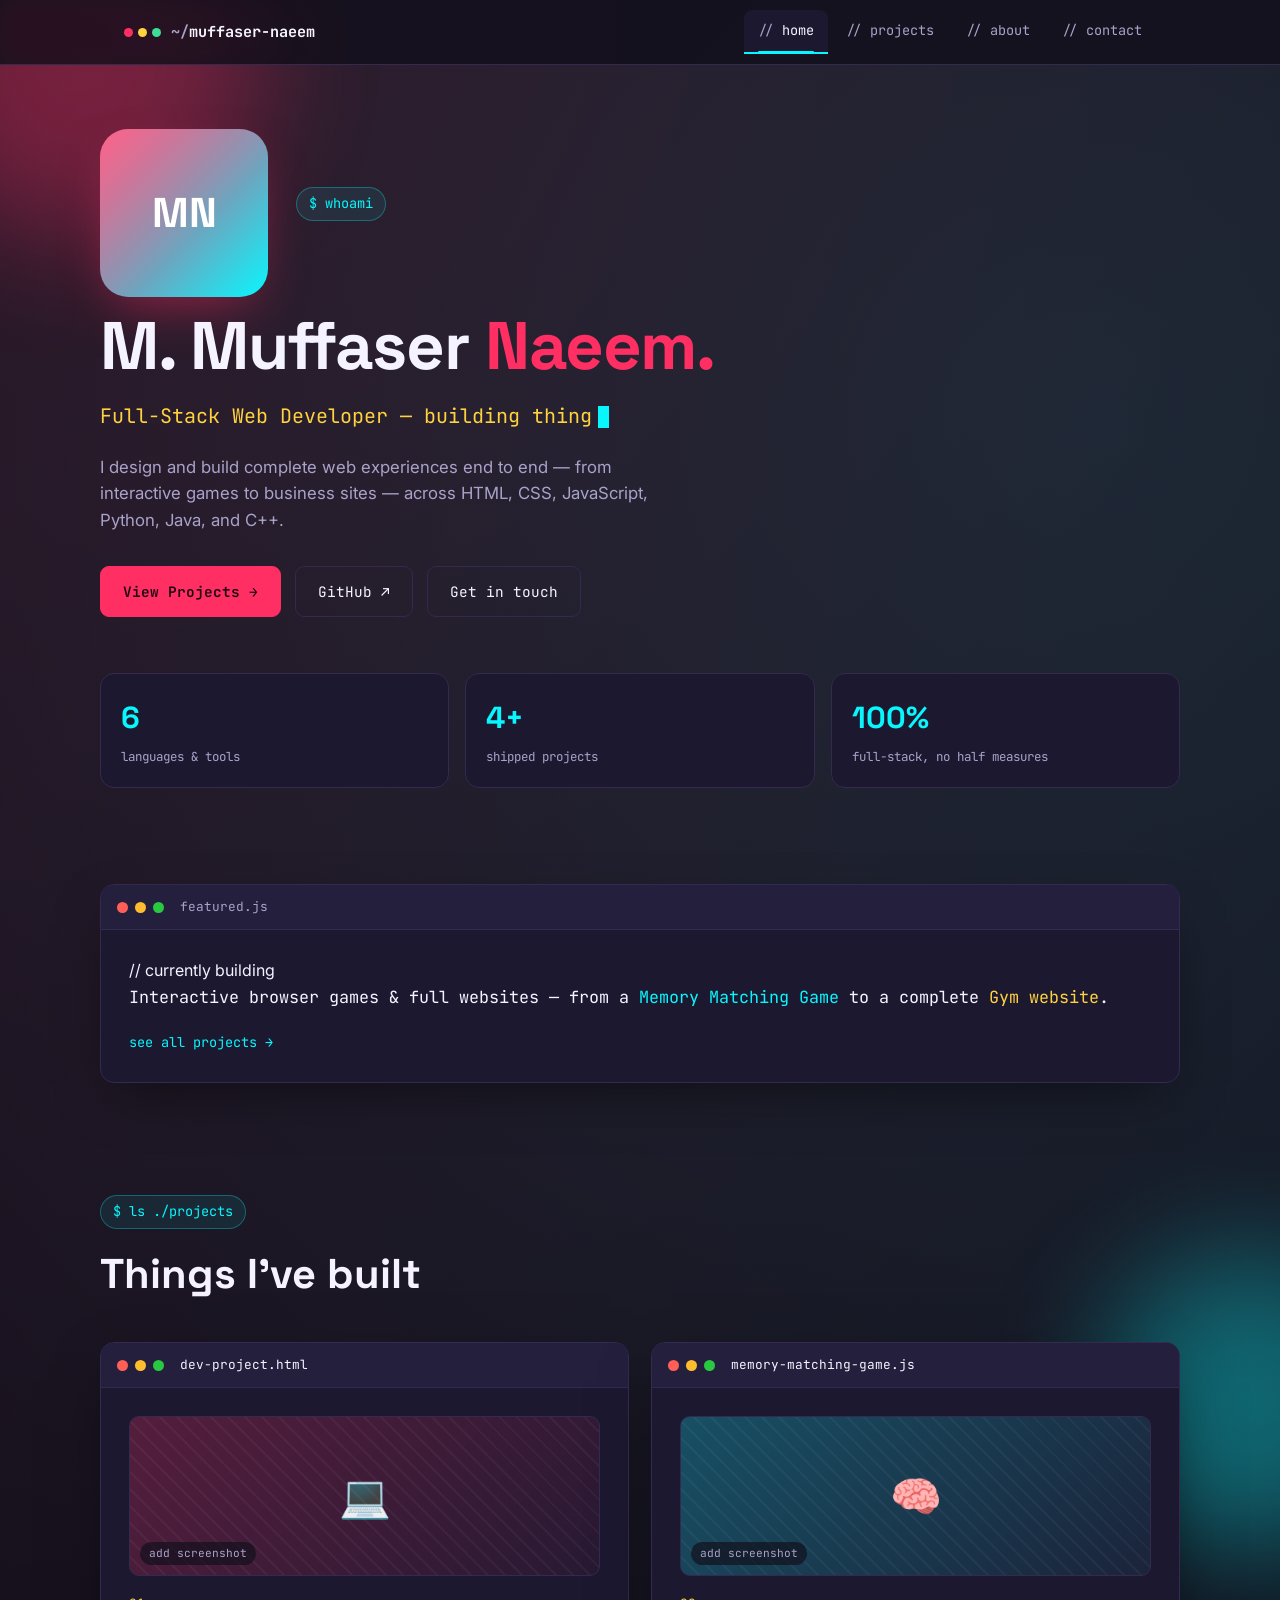
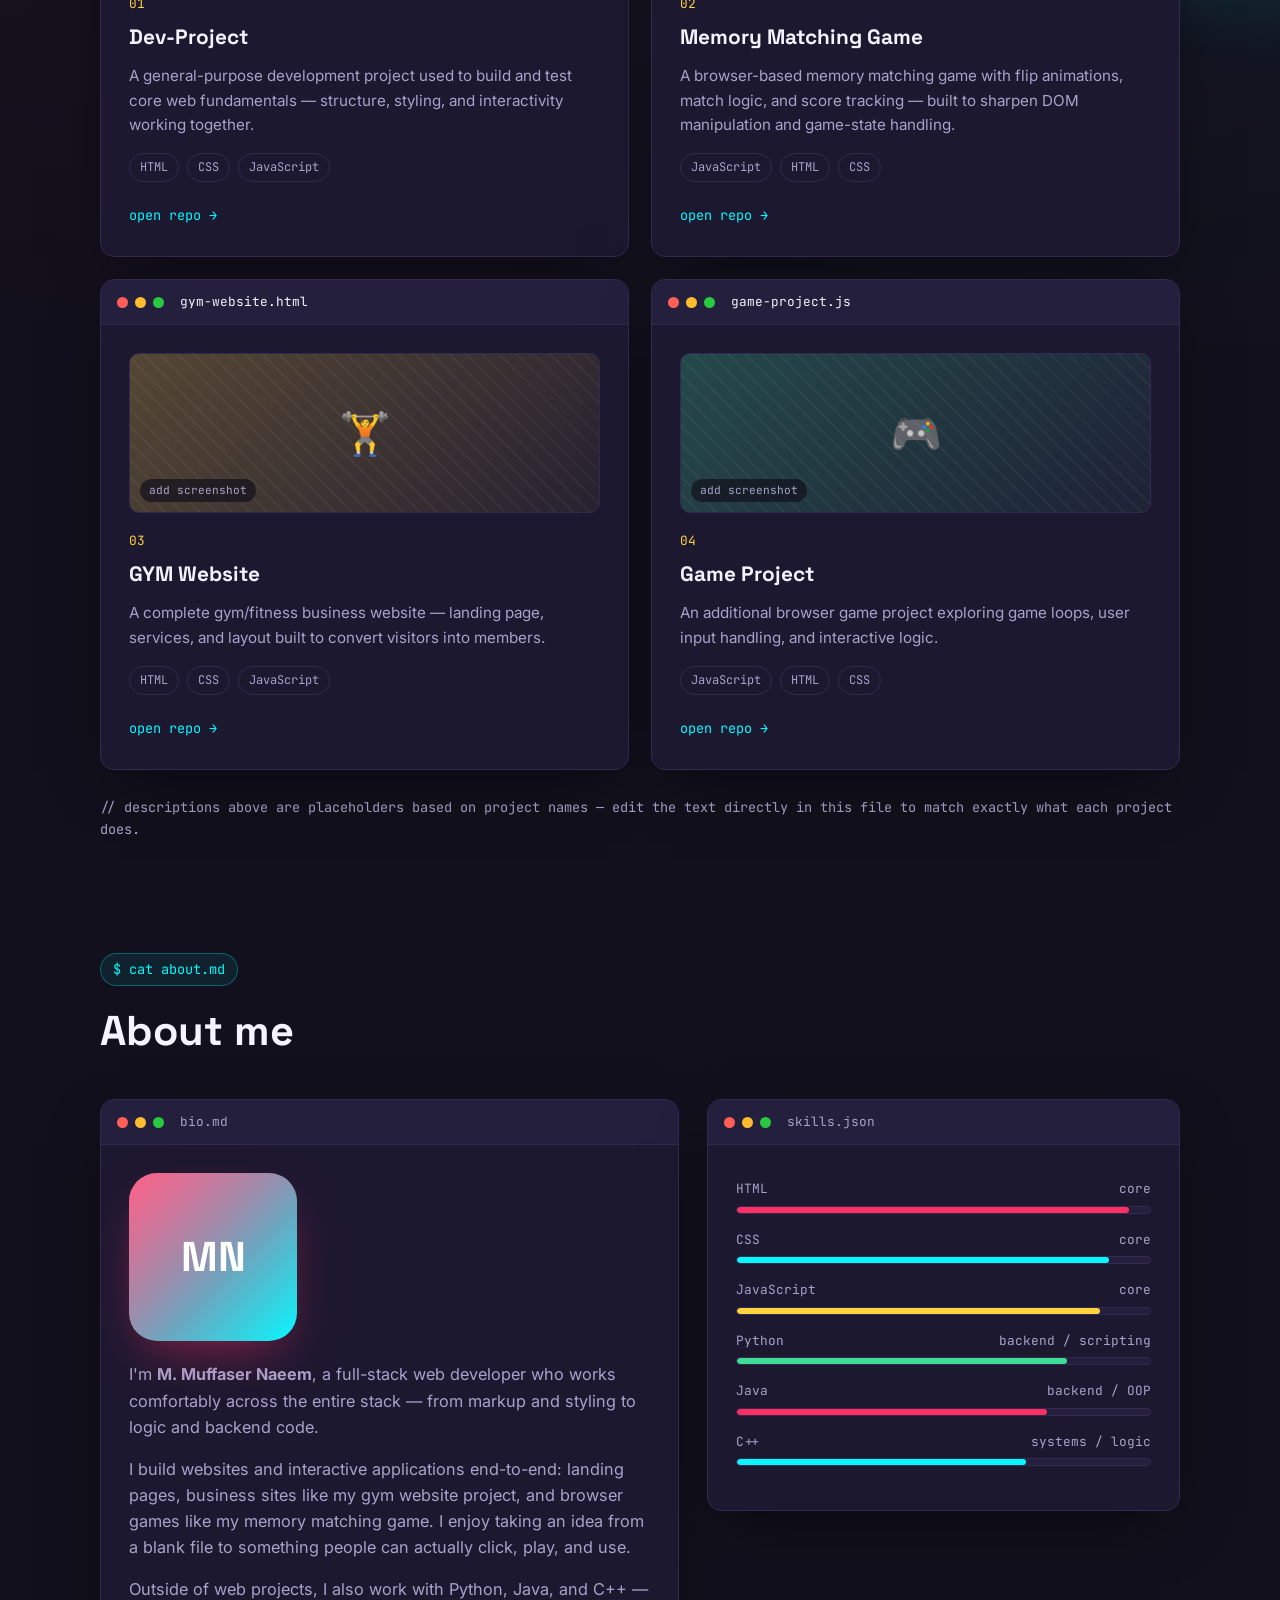
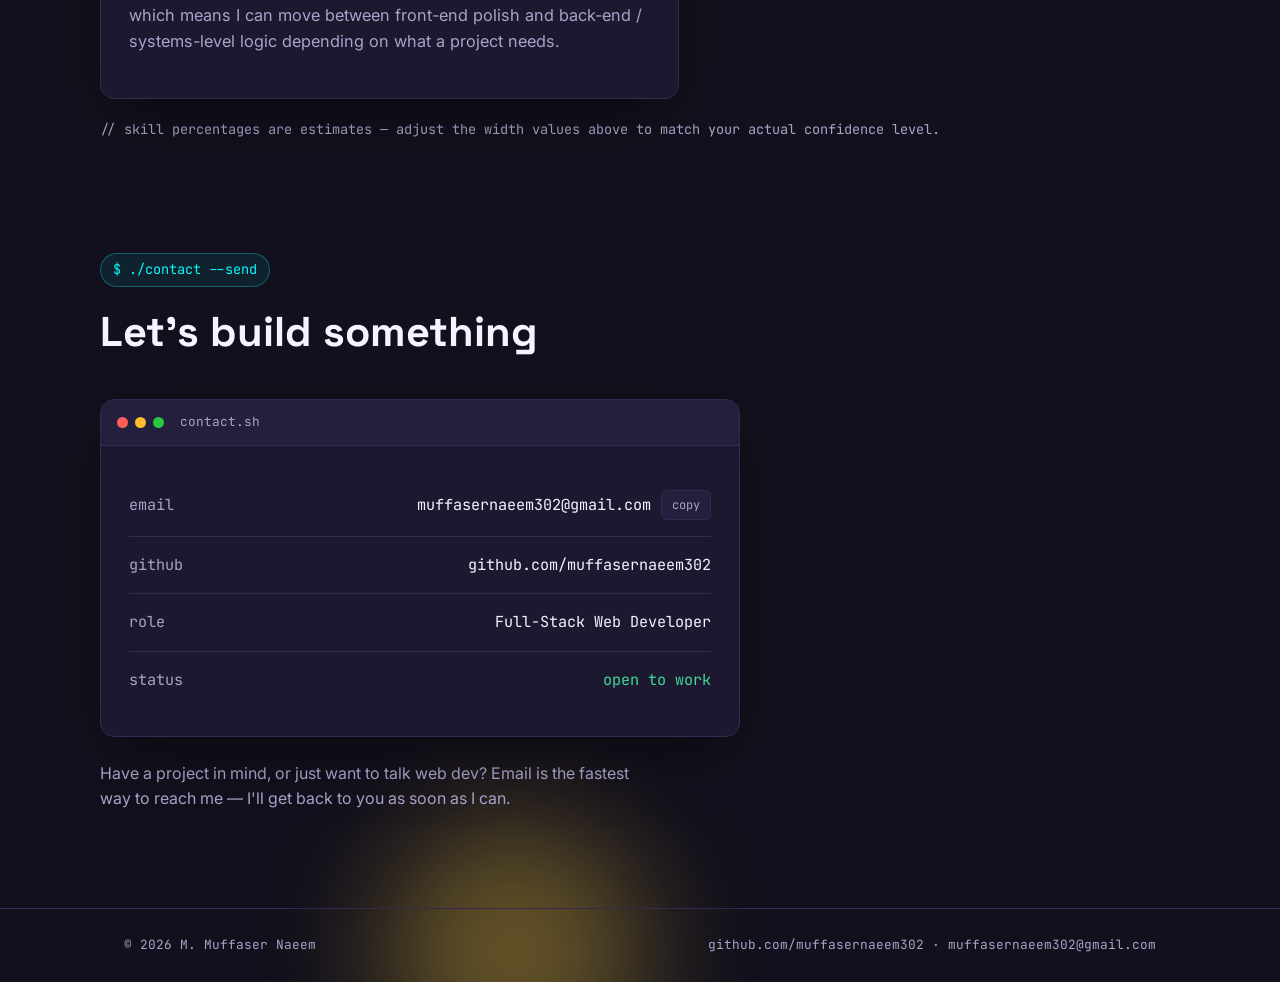
<file: Web-Projects/Portfolio/index10.html>
<!DOCTYPE html>
<html lang="en">
<head>
<meta charset="UTF-8">
<meta name="viewport" content="width=device-width, initial-scale=1.0">
<title>M. Muffaser Naeem — Full-Stack Web Developer</title>
<link rel="preconnect" href="https://fonts.googleapis.com">
<link href="https://fonts.googleapis.com/css2?family=Space+Grotesk:wght@500;700&family=Inter:wght@400;500&family=JetBrains+Mono:wght@400;500;600&display=swap" rel="stylesheet">
<style>
/* ============================================
   M. Muffaser Naeem — Portfolio (single file)
   Design system: "Code Window" — bold, colorful,
   built around the chrome of an editor/terminal
   window, since that's the developer's native frame.
   ============================================ */

:root{
  --bg: #12101C;
  --surface: #1C1830;
  --surface-2: #241F3D;
  --text: #F5F3FF;
  --muted: #A9A2C9;
  --magenta: #FF2E63;
  --cyan: #08F7FE;
  --amber: #FFD23F;
  --green: #3DDC97;
  --border: #34294F;
  --radius: 14px;
  --mono: 'JetBrains Mono', monospace;
  --display: 'Space Grotesk', sans-serif;
  --body: 'Inter', sans-serif;
}

*{box-sizing:border-box; margin:0; padding:0;}
html{scroll-behavior:smooth;}

body{
  background:
    radial-gradient(circle at 15% 0%, rgba(255,46,99,0.12), transparent 45%),
    radial-gradient(circle at 85% 10%, rgba(8,247,254,0.10), transparent 40%),
    var(--bg);
  color: var(--text);
  font-family: var(--body);
  line-height: 1.6;
  min-height: 100vh;
  display:flex;
  flex-direction:column;
  animation: pagefade .5s ease both;
}
@keyframes pagefade{ from{ opacity:0; transform: translateY(8px); } to{ opacity:1; transform:none; } }

a{ color: inherit; text-decoration:none; }
img{max-width:100%;}

.wrap{ max-width: 1080px; margin: 0 auto; padding: 0 24px; width:100%; }

/* ---------- Top "tab bar" navigation ---------- */
header.tabbar{
  position: sticky; top: 0; z-index: 50;
  background: rgba(18,16,28,0.85);
  backdrop-filter: blur(10px);
  border-bottom: 1px solid var(--border);
}
.tabbar-inner{
  max-width: 1080px; margin: 0 auto; padding: 0 24px;
  display:flex; align-items:center; justify-content:space-between; height: 64px;
}
.brand{ display:flex; align-items:center; gap:10px; font-family: var(--mono); font-weight: 600; font-size: 0.95rem; white-space:nowrap; }
.brand .dots{display:flex; gap:5px;}
.brand .dot{width:9px; height:9px; border-radius:50%;}
.brand .dot:nth-child(1){background:var(--magenta);}
.brand .dot:nth-child(2){background:var(--amber);}
.brand .dot:nth-child(3){background:var(--green);}
.brand .path{ color: var(--muted); }
.brand .path b{ color: var(--text); }

nav.tabs{ display:flex; gap: 4px; position: relative; }
nav.tabs a{
  position: relative;
  font-family: var(--mono); font-size: 0.85rem; padding: 10px 14px;
  border-radius: 8px 8px 0 0; color: var(--muted);
  border-bottom: 2px solid transparent;
  transition: color .15s ease, border-color .15s ease, background .15s ease;
}
nav.tabs a:hover{ color: var(--text); background: var(--surface); }
nav.tabs a.active{ color: var(--text); border-bottom: 2px solid var(--cyan); background: var(--surface); }
nav.tabs a.active::after{
  content:""; position:absolute; left: 14px; right: 14px; bottom: -1px; height: 2px;
  background: var(--cyan); border-radius: 2px; animation: tabIn .3s ease both;
}
@keyframes tabIn{ from{ transform: scaleX(0); } to{ transform: scaleX(1); } }
.tab-pill::before{ content: "// "; color: var(--muted); }

/* ---------- Window chrome component (signature element) ---------- */
.window{
  background: var(--surface); border: 1px solid var(--border); border-radius: var(--radius);
  overflow: hidden; box-shadow: 0 20px 60px -20px rgba(0,0,0,0.6);
  transition: transform .25s ease, box-shadow .25s ease;
}
.window-bar{ display:flex; align-items:center; gap: 10px; padding: 12px 16px; background: var(--surface-2); border-bottom: 1px solid var(--border); }
.window-bar .traffic{ display:flex; gap:7px; }
.window-bar .traffic span{ width:11px; height:11px; border-radius:50%; display:block; }
.window-bar .traffic span:nth-child(1){ background:#FF5F57; }
.window-bar .traffic span:nth-child(2){ background:#FEBC2E; }
.window-bar .traffic span:nth-child(3){ background:#28C840; }
.window-bar .filename{ font-family: var(--mono); font-size: 0.8rem; color: var(--muted); margin-left: 6px; }
.window-body{ padding: 28px; }

/* ---------- Hero ---------- */
main{ flex:1; }
section{ scroll-margin-top: 80px; }

.hero{ padding: 64px 0 40px; }

.hero-top{ display:flex; align-items:center; gap: 28px; flex-wrap:wrap; margin-bottom: 14px; }

.avatar{
  width: 168px; height: 168px; border-radius: 28px; flex-shrink: 0;
  display:flex; align-items:center; justify-content:center;
  font-family: var(--display); font-weight:700; font-size: 2.6rem; color: #fff;
  background: linear-gradient(135deg, var(--magenta), var(--cyan));
  box-shadow: 0 20px 50px -15px rgba(255,46,99,0.5);
  position: relative; overflow: hidden;
  animation: avatarPulse 5s ease-in-out infinite;
}
.avatar::after{ content:""; position:absolute; inset:0; background: linear-gradient(135deg, rgba(255,255,255,0.25), transparent 60%); }
@keyframes avatarPulse{ 0%,100%{ box-shadow: 0 20px 50px -15px rgba(255,46,99,0.5); } 50%{ box-shadow: 0 25px 60px -10px rgba(8,247,254,0.45); } }

.eyebrow{
  font-family: var(--mono); color: var(--cyan); font-size: 0.85rem; margin-bottom: 18px; display:inline-block;
  padding: 5px 12px; background: rgba(8,247,254,0.08); border: 1px solid rgba(8,247,254,0.3); border-radius: 999px;
  animation: dropIn .6s ease both;
}
.hero h1{
  font-family: var(--display); font-weight: 700; font-size: clamp(2.4rem, 6vw, 4.2rem);
  line-height: 1.05; margin-bottom: 18px; letter-spacing: -0.02em;
  animation: dropIn .6s .1s ease both;
}
.hero h1 .accent{ color: var(--magenta); }
.terminal-line{ font-family: var(--mono); font-size: clamp(1rem, 2.4vw, 1.25rem); color: var(--amber); animation: dropIn .6s .2s ease both; }
.cursor{ display:inline-block; width: 0.55em; height: 1.1em; background: var(--cyan); margin-left: 6px; vertical-align: middle; animation: blink 1s steps(1) infinite; }
@keyframes blink{ 50%{ opacity:0; } }
.hero p.lead{ margin-top: 22px; max-width: 560px; color: var(--muted); font-size: 1.05rem; animation: dropIn .6s .3s ease both; }
@keyframes dropIn{ from{ opacity:0; transform: translateY(16px); } to{ opacity:1; transform:none; } }

.cta-row{ margin-top: 32px; display:flex; gap: 14px; flex-wrap: wrap; animation: dropIn .6s .4s ease both; }
.btn{
  font-family: var(--mono); font-size: 0.9rem; padding: 13px 22px; border-radius: 9px;
  display:inline-flex; align-items:center; gap:8px; border: 1px solid var(--border);
  transition: transform .15s ease, box-shadow .15s ease, border-color .15s ease;
}
.btn-primary{
  background: var(--magenta); color: #1A0610; border-color: var(--magenta); font-weight:600;
  position:relative; overflow:hidden;
}
.btn-primary::before{
  content:""; position:absolute; top:0; left:-60%; width: 50%; height:100%;
  background: linear-gradient(120deg, transparent, rgba(255,255,255,0.45), transparent);
  transform: skewX(-20deg); animation: shimmer 3.2s ease-in-out infinite;
}
@keyframes shimmer{ 0%{ left: -60%; } 50%{ left: 130%; } 100%{ left: 130%; } }
.btn-primary:hover{ transform: translateY(-2px); box-shadow: 0 10px 30px -8px rgba(255,46,99,0.55); }
.btn-ghost{ color: var(--text); }
.btn-ghost:hover{ border-color: var(--cyan); color: var(--cyan); transform: translateY(-2px); }

.stats{ margin-top: 56px; display:grid; grid-template-columns: repeat(3, 1fr); gap: 16px; animation: dropIn .6s .5s ease both; }
.stat{ background: var(--surface); border: 1px solid var(--border); border-radius: var(--radius); padding: 20px; }
.stat .num{ font-family: var(--display); font-size: 1.9rem; font-weight:700; color: var(--cyan); display:inline-block; }
.stat .label{ font-family: var(--mono); font-size: 0.78rem; color: var(--muted); margin-top:4px; }

/* ---------- Section headings ---------- */
.section{ padding: 56px 0; }
.section-head{ margin-bottom: 34px; }
.section-head .eyebrow{ margin-bottom: 12px; }
.section-head h2{ font-family: var(--display); font-weight: 700; font-size: clamp(1.8rem, 4vw, 2.6rem); }

/* ---------- Projects grid ---------- */
.projects-grid{ display:grid; grid-template-columns: repeat(2, 1fr); gap: 22px; }
.project-window .window-bar .filename{ color: var(--text); }
.project-tags{ display:flex; flex-wrap:wrap; gap: 8px; margin: 16px 0 20px; }
.tag{ font-family: var(--mono); font-size: 0.75rem; padding: 4px 10px; border-radius: 999px; border: 1px solid var(--border); color: var(--muted); }
.project-desc{ color: var(--muted); font-size: 0.95rem; margin-bottom: 6px;}
.project-window p.project-num{ font-family: var(--mono); color: var(--amber); font-size: 0.8rem; margin-bottom: 6px; }
.repo-link{ font-family: var(--mono); font-size: 0.85rem; color: var(--cyan); display:inline-flex; align-items:center; gap:6px; }
.repo-link:hover{ color: var(--amber); }

.project-thumb{
  height: 160px; border-radius: 10px; margin-bottom: 18px;
  display:flex; align-items:center; justify-content:center; font-size: 2.6rem;
  position: relative; overflow:hidden; border: 1px solid var(--border); transition: transform .4s ease;
}
.project-thumb::before{ content:""; position:absolute; inset:0; background-image: repeating-linear-gradient(45deg, rgba(255,255,255,0.04) 0 2px, transparent 2px 12px); }
.project-window:hover .project-thumb{ transform: scale(1.03); }
.thumb-1{ background: linear-gradient(135deg, rgba(255,46,99,0.25), rgba(255,46,99,0.05)); }
.thumb-2{ background: linear-gradient(135deg, rgba(8,247,254,0.25), rgba(8,247,254,0.05)); }
.thumb-3{ background: linear-gradient(135deg, rgba(255,210,63,0.25), rgba(255,210,63,0.05)); }
.thumb-4{ background: linear-gradient(135deg, rgba(61,220,151,0.25), rgba(61,220,151,0.05)); }
.thumb-tag{ position:absolute; bottom: 10px; left: 10px; font-family: var(--mono); font-size: 0.7rem; color: var(--muted); background: rgba(18,16,28,0.7); padding: 3px 9px; border-radius: 999px; }

.project-window{ transform-style: preserve-3d; will-change: transform; }
.project-window:hover{ box-shadow: 0 25px 60px -20px rgba(0,0,0,0.7); }

/* ---------- About / skills ---------- */
.about-grid{ display:grid; grid-template-columns: 1.1fr 0.9fr; gap: 28px; align-items:start; }
.bio p{ color: var(--muted); margin-bottom: 16px; font-size: 1.02rem; }
.skill-bars{ margin-top: 6px; }
.skillbar{ margin-bottom: 16px; }
.skillbar .top{ display:flex; justify-content:space-between; font-family: var(--mono); font-size: 0.8rem; margin-bottom: 6px; color: var(--muted); }
.skillbar .track{ height: 8px; border-radius: 999px; background: var(--surface-2); overflow:hidden; border: 1px solid var(--border); }
.skillbar .fill{ height:100%; border-radius:999px; }

/* ---------- Contact ---------- */
.contact-window{ max-width: 640px; }
.contact-row{ display:flex; justify-content:space-between; align-items:center; padding: 16px 0; border-bottom: 1px solid var(--border); font-family: var(--mono); font-size: 0.95rem; }
.contact-row:last-child{ border-bottom:none; }
.contact-row .k{ color: var(--muted); }
.contact-row .v{ color: var(--text); }
.contact-row .v:hover{ color: var(--cyan); }
.copy-btn{ font-family: var(--mono); font-size: 0.75rem; background: var(--surface-2); border: 1px solid var(--border); color: var(--muted); padding: 6px 10px; border-radius: 6px; cursor:pointer; }
.copy-btn:hover{ color: var(--cyan); border-color: var(--cyan); }

/* ---------- Footer ---------- */
footer{ border-top: 1px solid var(--border); padding: 26px 0; margin-top: 40px; }
footer .wrap{ display:flex; justify-content:space-between; align-items:center; font-family: var(--mono); font-size: 0.8rem; color: var(--muted); flex-wrap:wrap; gap: 10px; }
footer a:hover{ color: var(--cyan); }

/* ---------- Ambient blobs ---------- */
.blob-field{ position: fixed; inset: 0; z-index: -1; overflow: hidden; pointer-events: none; }
.blob{ position: absolute; border-radius: 50%; filter: blur(60px); opacity: 0.35; animation: float 16s ease-in-out infinite; }
.blob.b1{ width: 360px; height: 360px; background: var(--magenta); top: -120px; left: -100px; animation-duration: 18s; }
.blob.b2{ width: 300px; height: 300px; background: var(--cyan); top: 30%; right: -120px; animation-duration: 22s; animation-delay: -4s; }
.blob.b3{ width: 260px; height: 260px; background: var(--amber); bottom: -100px; left: 30%; animation-duration: 20s; animation-delay: -8s; }
@keyframes float{ 0%, 100%{ transform: translate(0,0) scale(1); } 33%{ transform: translate(30px,-40px) scale(1.08); } 66%{ transform: translate(-25px,25px) scale(0.95); } }

/* ---------- Scroll reveal ---------- */
.reveal{ opacity: 0; transform: translateY(28px); transition: opacity .7s cubic-bezier(.21,.85,.32,1), transform .7s cubic-bezier(.21,.85,.32,1); }
.reveal.visible{ opacity: 1; transform: translateY(0); }
.reveal-delay-1.visible{ transition-delay: .08s; }
.reveal-delay-2.visible{ transition-delay: .16s; }
.reveal-delay-3.visible{ transition-delay: .24s; }
.reveal-delay-4.visible{ transition-delay: .32s; }

/* ---------- Responsive ---------- */
@media (max-width: 760px){
  .tabbar-inner{ flex-direction:column; height:auto; padding: 12px 24px; gap:10px; }
  nav.tabs{ flex-wrap:wrap; justify-content:center; }
  .stats{ grid-template-columns: 1fr; }
  .projects-grid{ grid-template-columns: 1fr; }
  .about-grid{ grid-template-columns: 1fr; }
}
@media (max-width: 600px){
  .hero-top{ flex-direction:column; align-items:flex-start; }
  .avatar{ width:120px; height:120px; font-size:2rem; }
}

/* ---------- Reduced motion & accessibility ---------- */
@media (prefers-reduced-motion: reduce){
  .cursor, .blob, .avatar, .btn-primary::before,
  .eyebrow, .hero h1, .terminal-line, .hero p.lead, .cta-row, .stats, body{ animation: none !important; }
  html{ scroll-behavior:auto; }
  .reveal{ opacity:1; transform:none; transition:none; }
}
a:focus-visible, button:focus-visible{ outline: 2px solid var(--cyan); outline-offset: 3px; }
</style>
</head>
<body>

<div class="blob-field" aria-hidden="true">
  <span class="blob b1"></span>
  <span class="blob b2"></span>
  <span class="blob b3"></span>
</div>

<header class="tabbar">
  <div class="tabbar-inner">
    <div class="brand">
      <span class="dots"><span class="dot"></span><span class="dot"></span><span class="dot"></span></span>
      <span class="path">~/<b>muffaser-naeem</b></span>
    </div>
    <nav class="tabs">
      <a href="#home" class="active tab-pill" data-section="home">home</a>
      <a href="#projects" class="tab-pill" data-section="projects">projects</a>
      <a href="#about" class="tab-pill" data-section="about">about</a>
      <a href="#contact" class="tab-pill" data-section="contact">contact</a>
    </nav>
  </div>
</header>

<main>

  <!-- ===== HOME ===== -->
  <section id="home" class="hero wrap">
    <div class="hero-top">
      <div class="avatar" title="Add your photo here — replace this block with an <img> tag">MN</div>
      <div><span class="eyebrow">$ whoami</span></div>
    </div>
    <h1>M. Muffaser <span class="accent">Naeem.</span></h1>
    <p class="terminal-line" data-type="Full-Stack Web Developer — building things that run in a browser."></p>
    <p class="lead">I design and build complete web experiences end to end — from interactive games to business sites — across HTML, CSS, JavaScript, Python, Java, and C++.</p>

    <div class="cta-row">
      <a href="#projects" class="btn btn-primary">View Projects →</a>
      <a href="https://github.com/muffasernaeem302" class="btn btn-ghost">GitHub ↗</a>
      <a href="#contact" class="btn btn-ghost">Get in touch</a>
    </div>

    <div class="stats">
      <div class="stat"><div class="num" data-count="6">0</div><div class="label">languages &amp; tools</div></div>
      <div class="stat"><div class="num" data-count="4+">0</div><div class="label">shipped projects</div></div>
      <div class="stat"><div class="num" data-count="100%">0</div><div class="label">full-stack, no half measures</div></div>
    </div>
  </section>

  <section class="section wrap">
    <div class="window reveal">
      <div class="window-bar">
        <span class="traffic"><span></span><span></span><span></span></span>
        <span class="filename">featured.js</span>
      </div>
      <div class="window-body">
        <p class="project-num">// currently building</p>
        <p class="terminal-line" style="color:var(--text); font-size:1.05rem;">Interactive browser games &amp; full websites — from a <span style="color:var(--cyan)">Memory Matching Game</span> to a complete <span style="color:var(--amber)">Gym website</span>.</p>
        <div style="margin-top:18px;"><a href="#projects" class="repo-link">see all projects →</a></div>
      </div>
    </div>
  </section>

  <!-- ===== PROJECTS ===== -->
  <section id="projects" class="section wrap">
    <div class="section-head reveal">
      <span class="eyebrow">$ ls ./projects</span>
      <h2>Things I've built</h2>
    </div>

    <div class="projects-grid">

      <div class="window project-window reveal">
        <div class="window-bar"><span class="traffic"><span></span><span></span><span></span></span><span class="filename">dev-project.html</span></div>
        <div class="window-body">
          <div class="project-thumb thumb-1">💻<span class="thumb-tag">add screenshot</span></div>
          <p class="project-num">01</p>
          <h3 style="font-family:var(--display); font-size:1.3rem; margin-bottom:10px;">Dev-Project</h3>
          <p class="project-desc">A general-purpose development project used to build and test core web fundamentals — structure, styling, and interactivity working together.</p>
          <div class="project-tags"><span class="tag">HTML</span><span class="tag">CSS</span><span class="tag">JavaScript</span></div>
          <a href="https://github.com/muffasernaeem302/Dev-Project-." class="repo-link">open repo →</a>
        </div>
      </div>

      <div class="window project-window reveal reveal-delay-1">
        <div class="window-bar"><span class="traffic"><span></span><span></span><span></span></span><span class="filename">memory-matching-game.js</span></div>
        <div class="window-body">
          <div class="project-thumb thumb-2">🧠<span class="thumb-tag">add screenshot</span></div>
          <p class="project-num">02</p>
          <h3 style="font-family:var(--display); font-size:1.3rem; margin-bottom:10px;">Memory Matching Game</h3>
          <p class="project-desc">A browser-based memory matching game with flip animations, match logic, and score tracking — built to sharpen DOM manipulation and game-state handling.</p>
          <div class="project-tags"><span class="tag">JavaScript</span><span class="tag">HTML</span><span class="tag">CSS</span></div>
          <a href="https://github.com/muffasernaeem302/Memory-Matching-Game" class="repo-link">open repo →</a>
        </div>
      </div>

      <div class="window project-window reveal reveal-delay-2">
        <div class="window-bar"><span class="traffic"><span></span><span></span><span></span></span><span class="filename">gym-website.html</span></div>
        <div class="window-body">
          <div class="project-thumb thumb-3">🏋️<span class="thumb-tag">add screenshot</span></div>
          <p class="project-num">03</p>
          <h3 style="font-family:var(--display); font-size:1.3rem; margin-bottom:10px;">GYM Website</h3>
          <p class="project-desc">A complete gym/fitness business website — landing page, services, and layout built to convert visitors into members.</p>
          <div class="project-tags"><span class="tag">HTML</span><span class="tag">CSS</span><span class="tag">JavaScript</span></div>
          <a href="https://github.com/muffasernaeem302/GYM-website-Created-" class="repo-link">open repo →</a>
        </div>
      </div>

      <div class="window project-window reveal reveal-delay-3">
        <div class="window-bar"><span class="traffic"><span></span><span></span><span></span></span><span class="filename">game-project.js</span></div>
        <div class="window-body">
          <div class="project-thumb thumb-4">🎮<span class="thumb-tag">add screenshot</span></div>
          <p class="project-num">04</p>
          <h3 style="font-family:var(--display); font-size:1.3rem; margin-bottom:10px;">Game Project</h3>
          <p class="project-desc">An additional browser game project exploring game loops, user input handling, and interactive logic.</p>
          <div class="project-tags"><span class="tag">JavaScript</span><span class="tag">HTML</span><span class="tag">CSS</span></div>
          <a href="https://github.com/muffasernaeem302/Game-Project" class="repo-link">open repo →</a>
        </div>
      </div>

    </div>

    <p style="margin-top:28px; color:var(--muted); font-family:var(--mono); font-size:0.85rem;">
      // descriptions above are placeholders based on project names — edit the text directly in this file to match exactly what each project does.
    </p>
  </section>

  <!-- ===== ABOUT ===== -->
  <section id="about" class="section wrap">
    <div class="section-head reveal">
      <span class="eyebrow">$ cat about.md</span>
      <h2>About me</h2>
    </div>

    <div class="about-grid">
      <div class="window reveal">
        <div class="window-bar"><span class="traffic"><span></span><span></span><span></span></span><span class="filename">bio.md</span></div>
        <div class="window-body bio">
          <div class="avatar" style="margin-bottom:20px;" title="Add your photo here">MN</div>
          <p>I'm <strong>M. Muffaser Naeem</strong>, a full-stack web developer who works comfortably across the entire stack — from markup and styling to logic and backend code.</p>
          <p>I build websites and interactive applications end-to-end: landing pages, business sites like my gym website project, and browser games like my memory matching game. I enjoy taking an idea from a blank file to something people can actually click, play, and use.</p>
          <p>Outside of web projects, I also work with Python, Java, and C++ — which means I can move between front-end polish and back-end / systems-level logic depending on what a project needs.</p>
        </div>
      </div>

      <div class="window reveal reveal-delay-1">
        <div class="window-bar"><span class="traffic"><span></span><span></span><span></span></span><span class="filename">skills.json</span></div>
        <div class="window-body">
          <div class="skill-bars">
            <div class="skillbar"><div class="top"><span>HTML</span><span>core</span></div><div class="track"><div class="fill" style="width:95%; background:var(--magenta);"></div></div></div>
            <div class="skillbar"><div class="top"><span>CSS</span><span>core</span></div><div class="track"><div class="fill" style="width:90%; background:var(--cyan);"></div></div></div>
            <div class="skillbar"><div class="top"><span>JavaScript</span><span>core</span></div><div class="track"><div class="fill" style="width:88%; background:var(--amber);"></div></div></div>
            <div class="skillbar"><div class="top"><span>Python</span><span>backend / scripting</span></div><div class="track"><div class="fill" style="width:80%; background:var(--green);"></div></div></div>
            <div class="skillbar"><div class="top"><span>Java</span><span>backend / OOP</span></div><div class="track"><div class="fill" style="width:75%; background:var(--magenta);"></div></div></div>
            <div class="skillbar"><div class="top"><span>C++</span><span>systems / logic</span></div><div class="track"><div class="fill" style="width:70%; background:var(--cyan);"></div></div></div>
          </div>
        </div>
      </div>
    </div>

    <p style="margin-top:20px; color:var(--muted); font-family:var(--mono); font-size:0.85rem;">
      // skill percentages are estimates — adjust the width values above to match your actual confidence level.
    </p>
  </section>

  <!-- ===== CONTACT ===== -->
  <section id="contact" class="section wrap">
    <div class="section-head reveal">
      <span class="eyebrow">$ ./contact --send</span>
      <h2>Let's build something</h2>
    </div>

    <div class="window contact-window reveal">
      <div class="window-bar"><span class="traffic"><span></span><span></span><span></span></span><span class="filename">contact.sh</span></div>
      <div class="window-body">
        <div class="contact-row">
          <span class="k">email</span>
          <span style="display:flex; align-items:center; gap:10px;">
            <a class="v" href="mailto:muffasernaeem302@gmail.com">muffasernaeem302@gmail.com</a>
            <button class="copy-btn" data-copy="muffasernaeem302@gmail.com">copy</button>
          </span>
        </div>
        <div class="contact-row"><span class="k">github</span><a class="v" href="https://github.com/muffasernaeem302">github.com/muffasernaeem302</a></div>
        <div class="contact-row"><span class="k">role</span><span class="v">Full-Stack Web Developer</span></div>
        <div class="contact-row"><span class="k">status</span><span class="v" style="color:var(--green);">open to work</span></div>
      </div>
    </div>

    <p style="margin-top:24px; color:var(--muted); max-width:560px;">
      Have a project in mind, or just want to talk web dev? Email is the fastest way to reach me — I'll get back to you as soon as I can.
    </p>
  </section>

</main>

<footer>
  <div class="wrap">
    <span>© 2026 M. Muffaser Naeem</span>
    <span><a href="https://github.com/muffasernaeem302">github.com/muffasernaeem302</a> · <a href="mailto:muffasernaeem302@gmail.com">muffasernaeem302@gmail.com</a></span>
  </div>
</footer>

<script>
function typeLine(el, text, speed){
  if(!el) return;
  let i = 0;
  el.textContent = "";
  const cursor = document.createElement("span");
  cursor.className = "cursor";
  function step(){
    if(i <= text.length){
      el.textContent = text.slice(0, i);
      el.appendChild(cursor);
      i++;
      setTimeout(step, speed);
    }
  }
  step();
}

document.addEventListener("DOMContentLoaded", () => {
  const typeTarget = document.querySelector("[data-type]");
  if(typeTarget){
    typeLine(typeTarget, typeTarget.getAttribute("data-type"), 45);
  }

  document.querySelectorAll("[data-copy]").forEach(btn => {
    btn.addEventListener("click", () => {
      const val = btn.getAttribute("data-copy");
      navigator.clipboard.writeText(val).then(() => {
        const original = btn.textContent;
        btn.textContent = "copied!";
        setTimeout(() => { btn.textContent = original; }, 1500);
      });
    });
  });

  document.querySelectorAll(".skillbar .fill").forEach(bar => {
    const target = bar.style.width;
    bar.style.width = "0%";
    requestAnimationFrame(() => {
      setTimeout(() => { bar.style.transition = "width 1s ease"; bar.style.width = target; }, 100);
    });
  });

  // Scroll reveal
  const revealEls = document.querySelectorAll(".reveal");
  if("IntersectionObserver" in window && revealEls.length){
    const io = new IntersectionObserver((entries) => {
      entries.forEach(entry => {
        if(entry.isIntersecting){
          entry.target.classList.add("visible");
          io.unobserve(entry.target);
        }
      });
    }, { threshold: 0.15 });
    revealEls.forEach(el => io.observe(el));
  } else {
    revealEls.forEach(el => el.classList.add("visible"));
  }

  // Animated counters
  document.querySelectorAll("[data-count]").forEach(el => {
    const raw = el.getAttribute("data-count");
    const numMatch = raw.match(/[\d.]+/);
    if(!numMatch) return;
    const target = parseFloat(numMatch[0]);
    const suffix = raw.replace(numMatch[0], "");
    let started = false;
    const run = () => {
      if(started) return;
      started = true;
      const duration = 1200;
      const startTime = performance.now();
      function tick(now){
        const progress = Math.min((now - startTime) / duration, 1);
        const eased = 1 - Math.pow(1 - progress, 3);
        const val = (target * eased);
        el.textContent = (target % 1 === 0 ? Math.round(val) : val.toFixed(1)) + suffix;
        if(progress < 1) requestAnimationFrame(tick);
      }
      requestAnimationFrame(tick);
    };
    if("IntersectionObserver" in window){
      const counterIo = new IntersectionObserver((entries) => {
        entries.forEach(entry => { if(entry.isIntersecting){ run(); counterIo.unobserve(entry.target); } });
      }, { threshold: 0.4 });
      counterIo.observe(el);
    } else { run(); }
  });

  // Tilt effect on project cards
  document.querySelectorAll(".project-window").forEach(card => {
    card.addEventListener("mousemove", (e) => {
      const rect = card.getBoundingClientRect();
      const x = (e.clientX - rect.left) / rect.width - 0.5;
      const y = (e.clientY - rect.top) / rect.height - 0.5;
      card.style.transform = `perspective(800px) rotateY(${x * 6}deg) rotateX(${-y * 6}deg) translateY(-4px)`;
    });
    card.addEventListener("mouseleave", () => { card.style.transform = ""; });
  });

  // Scroll-spy nav highlighting
  const navLinks = document.querySelectorAll("nav.tabs a");
  const sections = Array.from(navLinks).map(a => document.getElementById(a.getAttribute("data-section")));
  if("IntersectionObserver" in window){
    const spyIo = new IntersectionObserver((entries) => {
      entries.forEach(entry => {
        if(entry.isIntersecting){
          navLinks.forEach(a => a.classList.remove("active"));
          const link = document.querySelector(`nav.tabs a[data-section="${entry.target.id}"]`);
          if(link) link.classList.add("active");
        }
      });
    }, { rootMargin: "-40% 0px -50% 0px", threshold: 0 });
    sections.forEach(s => { if(s) spyIo.observe(s); });
  }
});
</script>
</body>
</html>
</file>
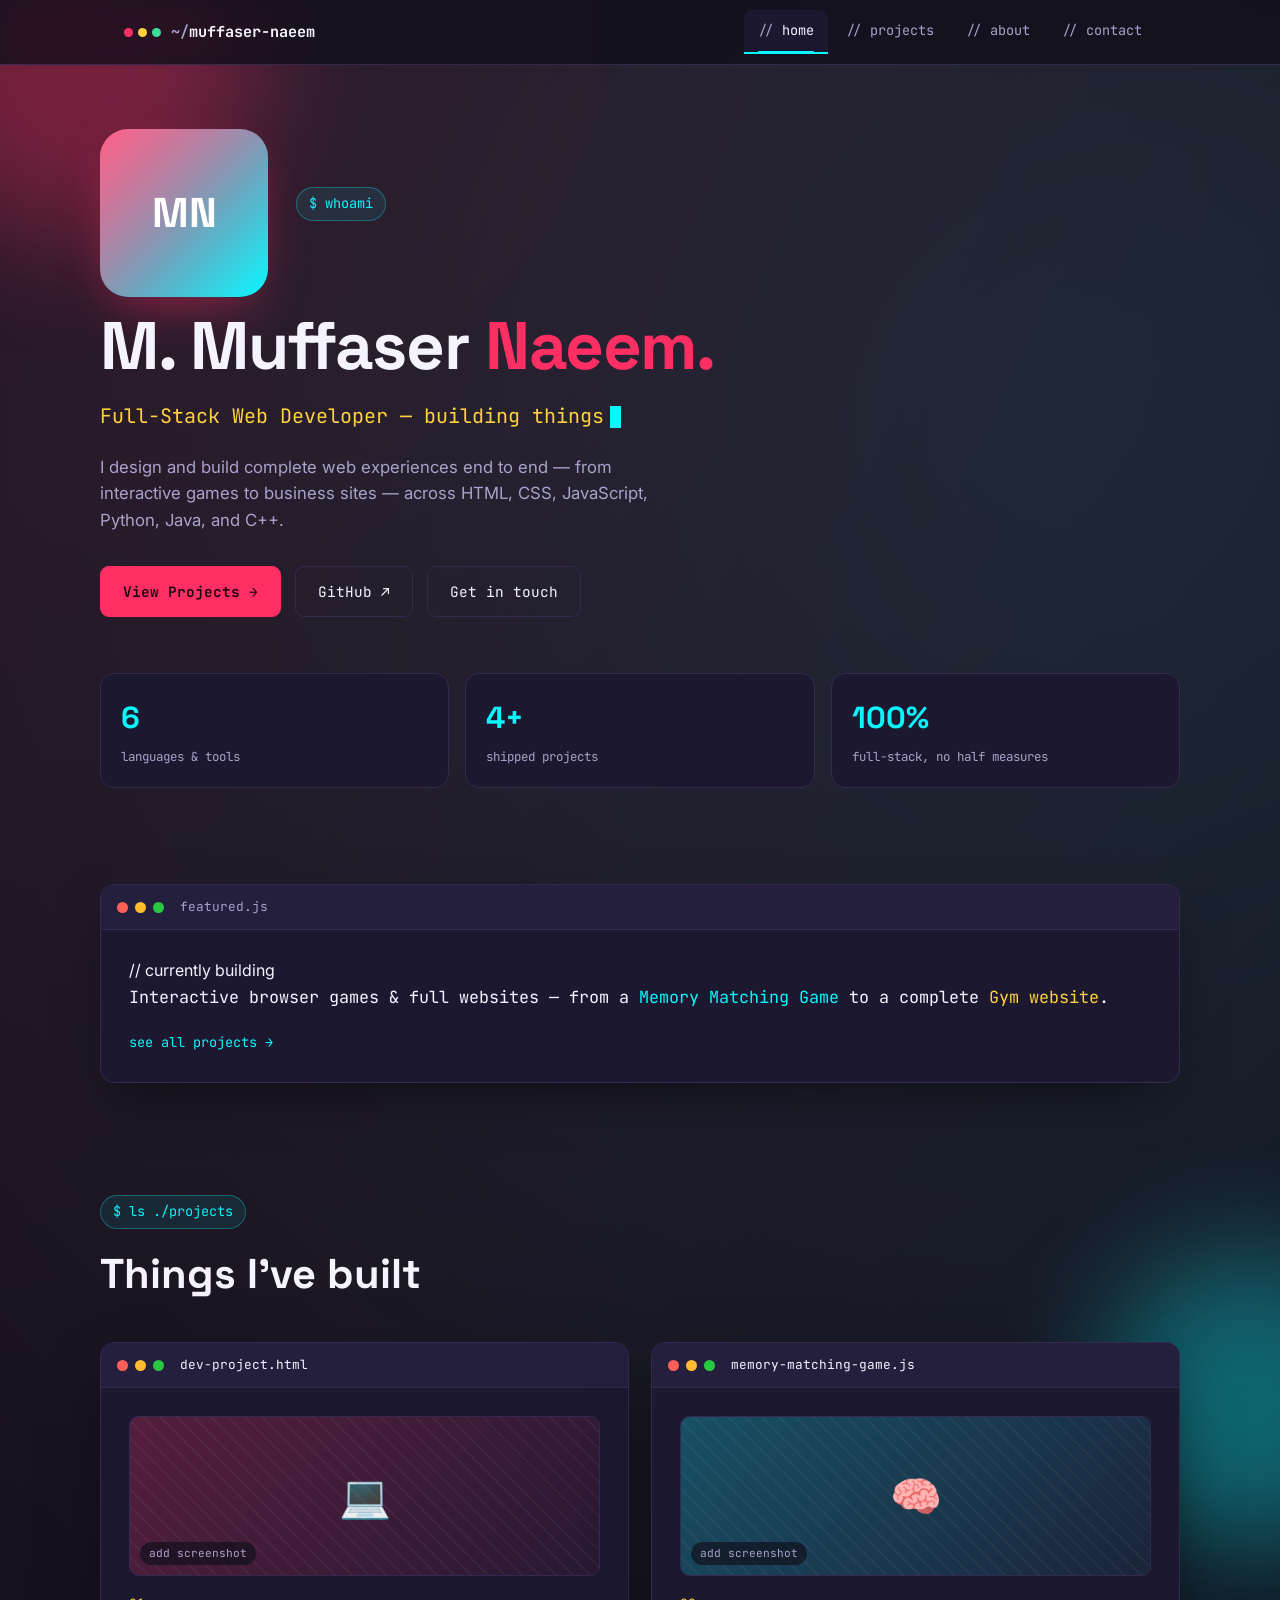
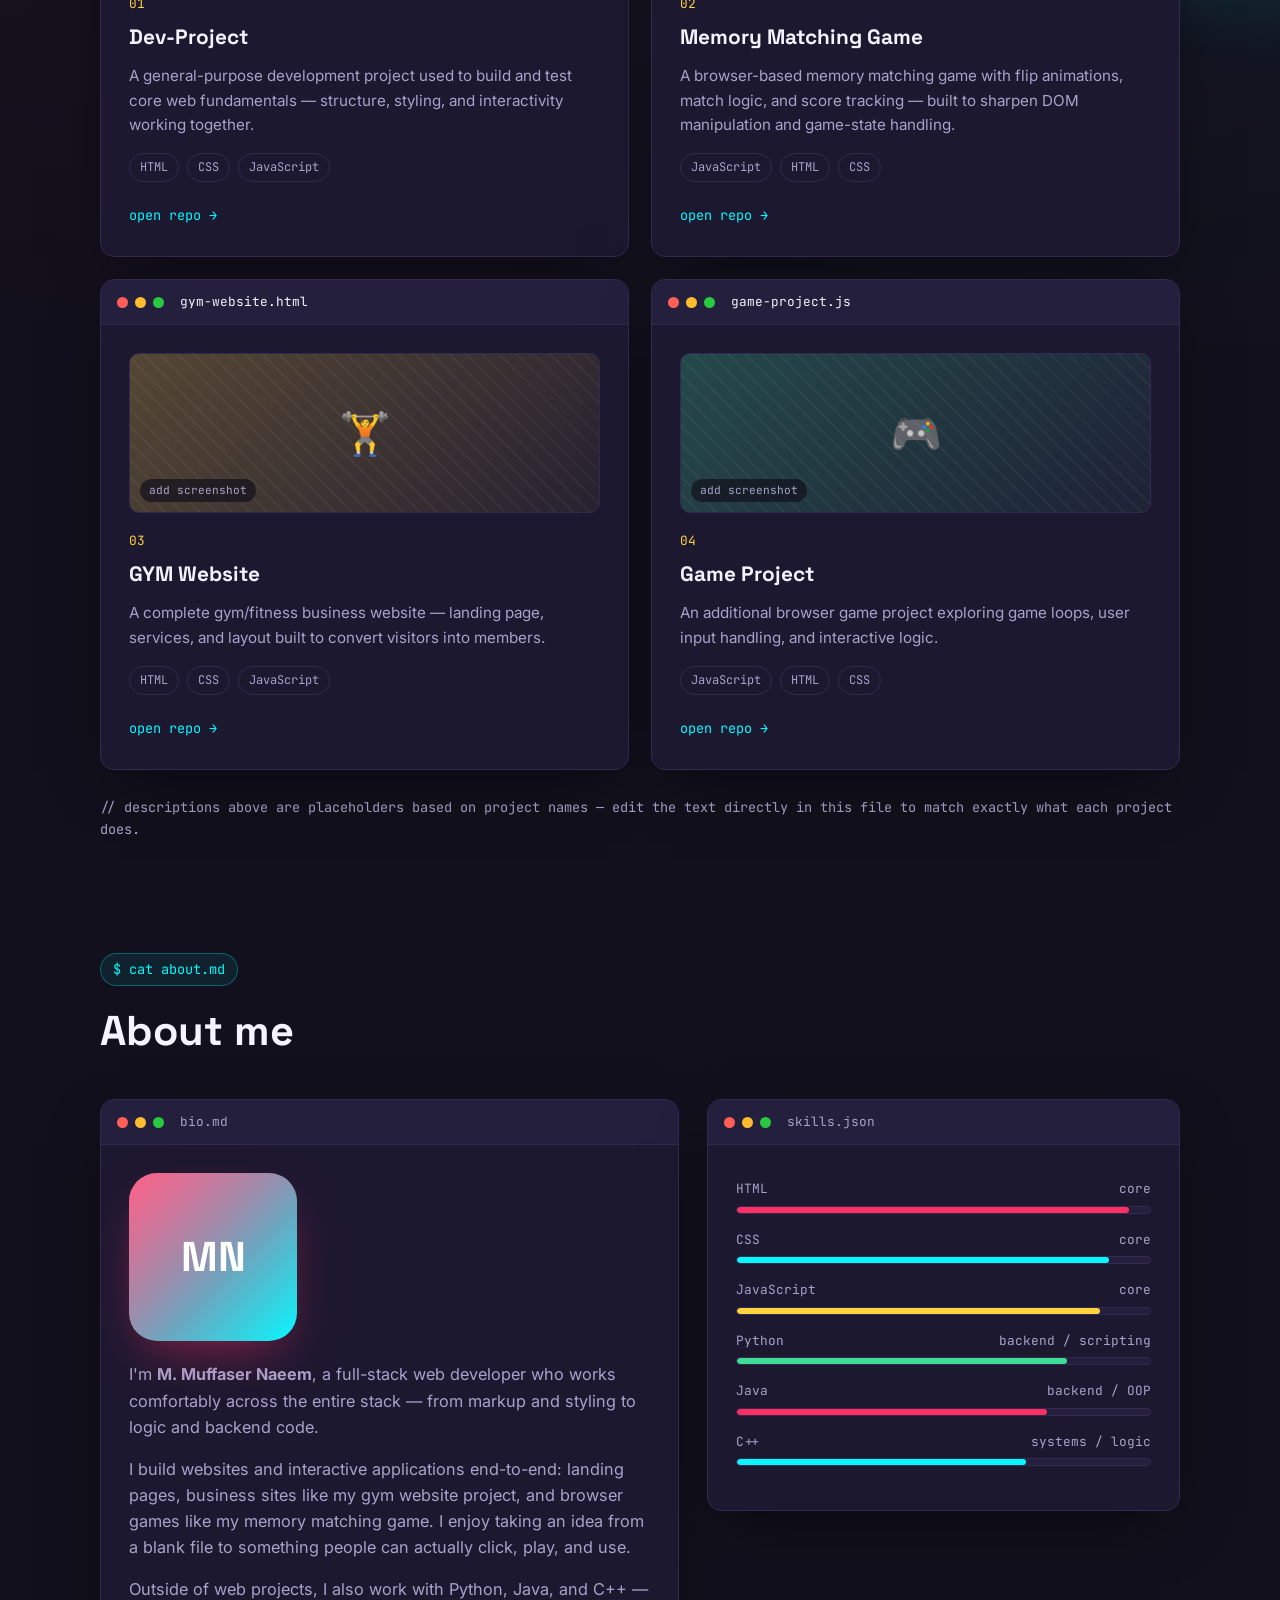
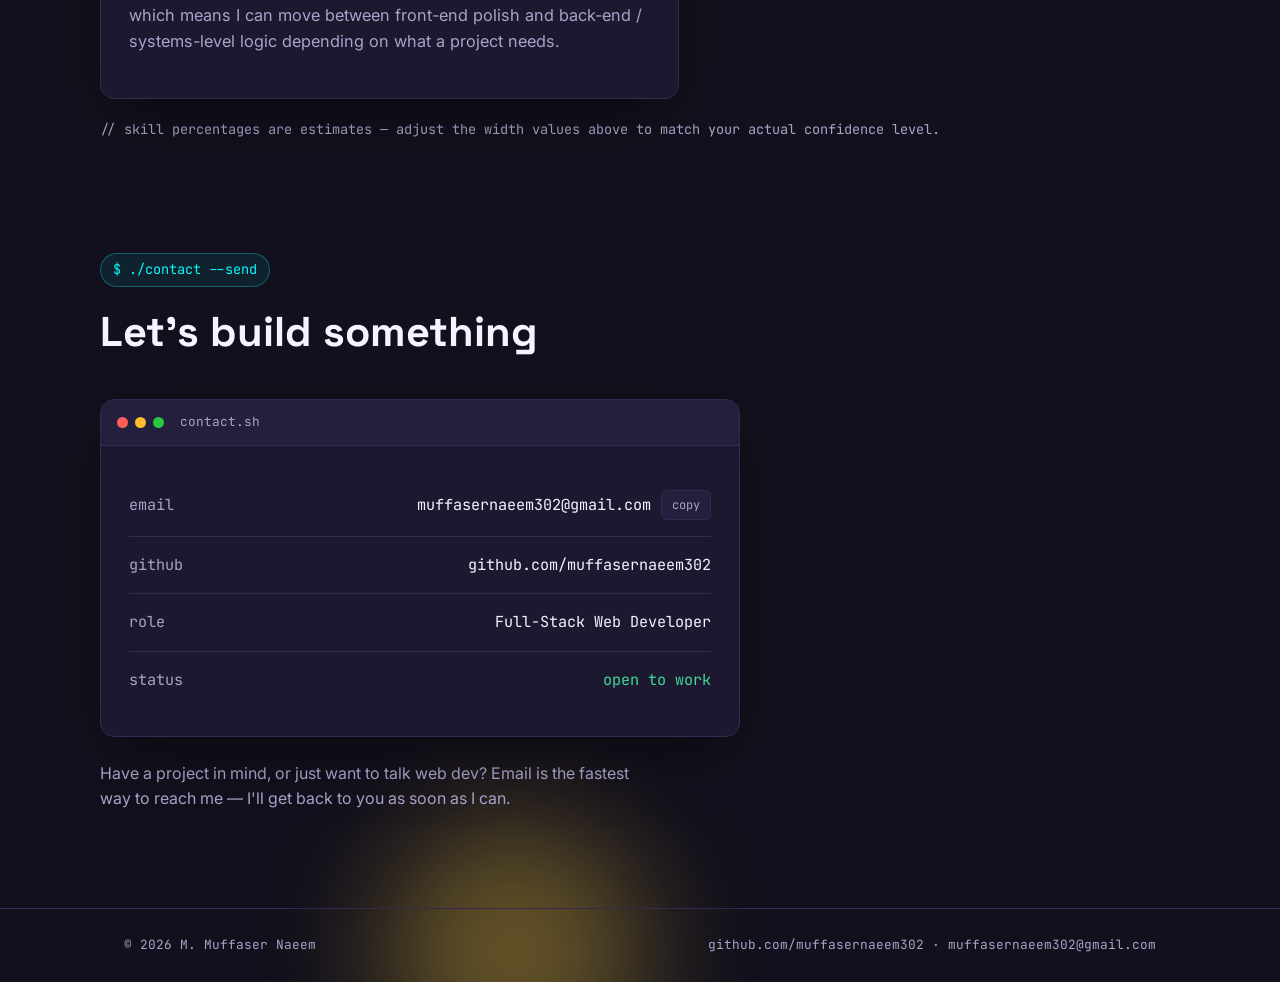
<file: Web-Projects/Portfolio/portfolio.html>
<!DOCTYPE html>
<html lang="en">
<head>
<meta charset="UTF-8">
<meta name="viewport" content="width=device-width, initial-scale=1.0">
<title>M. Muffaser Naeem — Full-Stack Web Developer</title>
<link rel="preconnect" href="https://fonts.googleapis.com">
<link href="https://fonts.googleapis.com/css2?family=Space+Grotesk:wght@500;700&family=Inter:wght@400;500&family=JetBrains+Mono:wght@400;500;600&display=swap" rel="stylesheet">
<style>
/* ============================================
   M. Muffaser Naeem — Portfolio (single file)
   Design system: "Code Window" — bold, colorful,
   built around the chrome of an editor/terminal
   window, since that's the developer's native frame.
   ============================================ */

:root{
  --bg: #12101C;
  --surface: #1C1830;
  --surface-2: #241F3D;
  --text: #F5F3FF;
  --muted: #A9A2C9;
  --magenta: #FF2E63;
  --cyan: #08F7FE;
  --amber: #FFD23F;
  --green: #3DDC97;
  --border: #34294F;
  --radius: 14px;
  --mono: 'JetBrains Mono', monospace;
  --display: 'Space Grotesk', sans-serif;
  --body: 'Inter', sans-serif;
}

*{box-sizing:border-box; margin:0; padding:0;}
html{scroll-behavior:smooth;}

body{
  background:
    radial-gradient(circle at 15% 0%, rgba(255,46,99,0.12), transparent 45%),
    radial-gradient(circle at 85% 10%, rgba(8,247,254,0.10), transparent 40%),
    var(--bg);
  color: var(--text);
  font-family: var(--body);
  line-height: 1.6;
  min-height: 100vh;
  display:flex;
  flex-direction:column;
  animation: pagefade .5s ease both;
}
@keyframes pagefade{ from{ opacity:0; transform: translateY(8px); } to{ opacity:1; transform:none; } }

a{ color: inherit; text-decoration:none; }
img{max-width:100%;}

.wrap{ max-width: 1080px; margin: 0 auto; padding: 0 24px; width:100%; }

/* ---------- Top "tab bar" navigation ---------- */
header.tabbar{
  position: sticky; top: 0; z-index: 50;
  background: rgba(18,16,28,0.85);
  backdrop-filter: blur(10px);
  border-bottom: 1px solid var(--border);
}
.tabbar-inner{
  max-width: 1080px; margin: 0 auto; padding: 0 24px;
  display:flex; align-items:center; justify-content:space-between; height: 64px;
}
.brand{ display:flex; align-items:center; gap:10px; font-family: var(--mono); font-weight: 600; font-size: 0.95rem; white-space:nowrap; }
.brand .dots{display:flex; gap:5px;}
.brand .dot{width:9px; height:9px; border-radius:50%;}
.brand .dot:nth-child(1){background:var(--magenta);}
.brand .dot:nth-child(2){background:var(--amber);}
.brand .dot:nth-child(3){background:var(--green);}
.brand .path{ color: var(--muted); }
.brand .path b{ color: var(--text); }

nav.tabs{ display:flex; gap: 4px; position: relative; }
nav.tabs a{
  position: relative;
  font-family: var(--mono); font-size: 0.85rem; padding: 10px 14px;
  border-radius: 8px 8px 0 0; color: var(--muted);
  border-bottom: 2px solid transparent;
  transition: color .15s ease, border-color .15s ease, background .15s ease;
}
nav.tabs a:hover{ color: var(--text); background: var(--surface); }
nav.tabs a.active{ color: var(--text); border-bottom: 2px solid var(--cyan); background: var(--surface); }
nav.tabs a.active::after{
  content:""; position:absolute; left: 14px; right: 14px; bottom: -1px; height: 2px;
  background: var(--cyan); border-radius: 2px; animation: tabIn .3s ease both;
}
@keyframes tabIn{ from{ transform: scaleX(0); } to{ transform: scaleX(1); } }
.tab-pill::before{ content: "// "; color: var(--muted); }

/* ---------- Window chrome component (signature element) ---------- */
.window{
  background: var(--surface); border: 1px solid var(--border); border-radius: var(--radius);
  overflow: hidden; box-shadow: 0 20px 60px -20px rgba(0,0,0,0.6);
  transition: transform .25s ease, box-shadow .25s ease;
}
.window-bar{ display:flex; align-items:center; gap: 10px; padding: 12px 16px; background: var(--surface-2); border-bottom: 1px solid var(--border); }
.window-bar .traffic{ display:flex; gap:7px; }
.window-bar .traffic span{ width:11px; height:11px; border-radius:50%; display:block; }
.window-bar .traffic span:nth-child(1){ background:#FF5F57; }
.window-bar .traffic span:nth-child(2){ background:#FEBC2E; }
.window-bar .traffic span:nth-child(3){ background:#28C840; }
.window-bar .filename{ font-family: var(--mono); font-size: 0.8rem; color: var(--muted); margin-left: 6px; }
.window-body{ padding: 28px; }

/* ---------- Hero ---------- */
main{ flex:1; }
section{ scroll-margin-top: 80px; }

.hero{ padding: 64px 0 40px; }

.hero-top{ display:flex; align-items:center; gap: 28px; flex-wrap:wrap; margin-bottom: 14px; }

.avatar{
  width: 168px; height: 168px; border-radius: 28px; flex-shrink: 0;
  display:flex; align-items:center; justify-content:center;
  font-family: var(--display); font-weight:700; font-size: 2.6rem; color: #fff;
  background: linear-gradient(135deg, var(--magenta), var(--cyan));
  box-shadow: 0 20px 50px -15px rgba(255,46,99,0.5);
  position: relative; overflow: hidden;
  animation: avatarPulse 5s ease-in-out infinite;
}
.avatar::after{ content:""; position:absolute; inset:0; background: linear-gradient(135deg, rgba(255,255,255,0.25), transparent 60%); }
@keyframes avatarPulse{ 0%,100%{ box-shadow: 0 20px 50px -15px rgba(255,46,99,0.5); } 50%{ box-shadow: 0 25px 60px -10px rgba(8,247,254,0.45); } }

.eyebrow{
  font-family: var(--mono); color: var(--cyan); font-size: 0.85rem; margin-bottom: 18px; display:inline-block;
  padding: 5px 12px; background: rgba(8,247,254,0.08); border: 1px solid rgba(8,247,254,0.3); border-radius: 999px;
  animation: dropIn .6s ease both;
}
.hero h1{
  font-family: var(--display); font-weight: 700; font-size: clamp(2.4rem, 6vw, 4.2rem);
  line-height: 1.05; margin-bottom: 18px; letter-spacing: -0.02em;
  animation: dropIn .6s .1s ease both;
}
.hero h1 .accent{ color: var(--magenta); }
.terminal-line{ font-family: var(--mono); font-size: clamp(1rem, 2.4vw, 1.25rem); color: var(--amber); animation: dropIn .6s .2s ease both; }
.cursor{ display:inline-block; width: 0.55em; height: 1.1em; background: var(--cyan); margin-left: 6px; vertical-align: middle; animation: blink 1s steps(1) infinite; }
@keyframes blink{ 50%{ opacity:0; } }
.hero p.lead{ margin-top: 22px; max-width: 560px; color: var(--muted); font-size: 1.05rem; animation: dropIn .6s .3s ease both; }
@keyframes dropIn{ from{ opacity:0; transform: translateY(16px); } to{ opacity:1; transform:none; } }

.cta-row{ margin-top: 32px; display:flex; gap: 14px; flex-wrap: wrap; animation: dropIn .6s .4s ease both; }
.btn{
  font-family: var(--mono); font-size: 0.9rem; padding: 13px 22px; border-radius: 9px;
  display:inline-flex; align-items:center; gap:8px; border: 1px solid var(--border);
  transition: transform .15s ease, box-shadow .15s ease, border-color .15s ease;
}
.btn-primary{
  background: var(--magenta); color: #1A0610; border-color: var(--magenta); font-weight:600;
  position:relative; overflow:hidden;
}
.btn-primary::before{
  content:""; position:absolute; top:0; left:-60%; width: 50%; height:100%;
  background: linear-gradient(120deg, transparent, rgba(255,255,255,0.45), transparent);
  transform: skewX(-20deg); animation: shimmer 3.2s ease-in-out infinite;
}
@keyframes shimmer{ 0%{ left: -60%; } 50%{ left: 130%; } 100%{ left: 130%; } }
.btn-primary:hover{ transform: translateY(-2px); box-shadow: 0 10px 30px -8px rgba(255,46,99,0.55); }
.btn-ghost{ color: var(--text); }
.btn-ghost:hover{ border-color: var(--cyan); color: var(--cyan); transform: translateY(-2px); }

.stats{ margin-top: 56px; display:grid; grid-template-columns: repeat(3, 1fr); gap: 16px; animation: dropIn .6s .5s ease both; }
.stat{ background: var(--surface); border: 1px solid var(--border); border-radius: var(--radius); padding: 20px; }
.stat .num{ font-family: var(--display); font-size: 1.9rem; font-weight:700; color: var(--cyan); display:inline-block; }
.stat .label{ font-family: var(--mono); font-size: 0.78rem; color: var(--muted); margin-top:4px; }

/* ---------- Section headings ---------- */
.section{ padding: 56px 0; }
.section-head{ margin-bottom: 34px; }
.section-head .eyebrow{ margin-bottom: 12px; }
.section-head h2{ font-family: var(--display); font-weight: 700; font-size: clamp(1.8rem, 4vw, 2.6rem); }

/* ---------- Projects grid ---------- */
.projects-grid{ display:grid; grid-template-columns: repeat(2, 1fr); gap: 22px; }
.project-window .window-bar .filename{ color: var(--text); }
.project-tags{ display:flex; flex-wrap:wrap; gap: 8px; margin: 16px 0 20px; }
.tag{ font-family: var(--mono); font-size: 0.75rem; padding: 4px 10px; border-radius: 999px; border: 1px solid var(--border); color: var(--muted); }
.project-desc{ color: var(--muted); font-size: 0.95rem; margin-bottom: 6px;}
.project-window p.project-num{ font-family: var(--mono); color: var(--amber); font-size: 0.8rem; margin-bottom: 6px; }
.repo-link{ font-family: var(--mono); font-size: 0.85rem; color: var(--cyan); display:inline-flex; align-items:center; gap:6px; }
.repo-link:hover{ color: var(--amber); }

.project-thumb{
  height: 160px; border-radius: 10px; margin-bottom: 18px;
  display:flex; align-items:center; justify-content:center; font-size: 2.6rem;
  position: relative; overflow:hidden; border: 1px solid var(--border); transition: transform .4s ease;
}
.project-thumb::before{ content:""; position:absolute; inset:0; background-image: repeating-linear-gradient(45deg, rgba(255,255,255,0.04) 0 2px, transparent 2px 12px); }
.project-window:hover .project-thumb{ transform: scale(1.03); }
.thumb-1{ background: linear-gradient(135deg, rgba(255,46,99,0.25), rgba(255,46,99,0.05)); }
.thumb-2{ background: linear-gradient(135deg, rgba(8,247,254,0.25), rgba(8,247,254,0.05)); }
.thumb-3{ background: linear-gradient(135deg, rgba(255,210,63,0.25), rgba(255,210,63,0.05)); }
.thumb-4{ background: linear-gradient(135deg, rgba(61,220,151,0.25), rgba(61,220,151,0.05)); }
.thumb-tag{ position:absolute; bottom: 10px; left: 10px; font-family: var(--mono); font-size: 0.7rem; color: var(--muted); background: rgba(18,16,28,0.7); padding: 3px 9px; border-radius: 999px; }

.project-window{ transform-style: preserve-3d; will-change: transform; }
.project-window:hover{ box-shadow: 0 25px 60px -20px rgba(0,0,0,0.7); }

/* ---------- About / skills ---------- */
.about-grid{ display:grid; grid-template-columns: 1.1fr 0.9fr; gap: 28px; align-items:start; }
.bio p{ color: var(--muted); margin-bottom: 16px; font-size: 1.02rem; }
.skill-bars{ margin-top: 6px; }
.skillbar{ margin-bottom: 16px; }
.skillbar .top{ display:flex; justify-content:space-between; font-family: var(--mono); font-size: 0.8rem; margin-bottom: 6px; color: var(--muted); }
.skillbar .track{ height: 8px; border-radius: 999px; background: var(--surface-2); overflow:hidden; border: 1px solid var(--border); }
.skillbar .fill{ height:100%; border-radius:999px; }

/* ---------- Contact ---------- */
.contact-window{ max-width: 640px; }
.contact-row{ display:flex; justify-content:space-between; align-items:center; padding: 16px 0; border-bottom: 1px solid var(--border); font-family: var(--mono); font-size: 0.95rem; }
.contact-row:last-child{ border-bottom:none; }
.contact-row .k{ color: var(--muted); }
.contact-row .v{ color: var(--text); }
.contact-row .v:hover{ color: var(--cyan); }
.copy-btn{ font-family: var(--mono); font-size: 0.75rem; background: var(--surface-2); border: 1px solid var(--border); color: var(--muted); padding: 6px 10px; border-radius: 6px; cursor:pointer; }
.copy-btn:hover{ color: var(--cyan); border-color: var(--cyan); }

/* ---------- Footer ---------- */
footer{ border-top: 1px solid var(--border); padding: 26px 0; margin-top: 40px; }
footer .wrap{ display:flex; justify-content:space-between; align-items:center; font-family: var(--mono); font-size: 0.8rem; color: var(--muted); flex-wrap:wrap; gap: 10px; }
footer a:hover{ color: var(--cyan); }

/* ---------- Ambient blobs ---------- */
.blob-field{ position: fixed; inset: 0; z-index: -1; overflow: hidden; pointer-events: none; }
.blob{ position: absolute; border-radius: 50%; filter: blur(60px); opacity: 0.35; animation: float 16s ease-in-out infinite; }
.blob.b1{ width: 360px; height: 360px; background: var(--magenta); top: -120px; left: -100px; animation-duration: 18s; }
.blob.b2{ width: 300px; height: 300px; background: var(--cyan); top: 30%; right: -120px; animation-duration: 22s; animation-delay: -4s; }
.blob.b3{ width: 260px; height: 260px; background: var(--amber); bottom: -100px; left: 30%; animation-duration: 20s; animation-delay: -8s; }
@keyframes float{ 0%, 100%{ transform: translate(0,0) scale(1); } 33%{ transform: translate(30px,-40px) scale(1.08); } 66%{ transform: translate(-25px,25px) scale(0.95); } }

/* ---------- Scroll reveal ---------- */
.reveal{ opacity: 0; transform: translateY(28px); transition: opacity .7s cubic-bezier(.21,.85,.32,1), transform .7s cubic-bezier(.21,.85,.32,1); }
.reveal.visible{ opacity: 1; transform: translateY(0); }
.reveal-delay-1.visible{ transition-delay: .08s; }
.reveal-delay-2.visible{ transition-delay: .16s; }
.reveal-delay-3.visible{ transition-delay: .24s; }
.reveal-delay-4.visible{ transition-delay: .32s; }

/* ---------- Responsive ---------- */
@media (max-width: 760px){
  .tabbar-inner{ flex-direction:column; height:auto; padding: 12px 24px; gap:10px; }
  nav.tabs{ flex-wrap:wrap; justify-content:center; }
  .stats{ grid-template-columns: 1fr; }
  .projects-grid{ grid-template-columns: 1fr; }
  .about-grid{ grid-template-columns: 1fr; }
}
@media (max-width: 600px){
  .hero-top{ flex-direction:column; align-items:flex-start; }
  .avatar{ width:120px; height:120px; font-size:2rem; }
}

/* ---------- Reduced motion & accessibility ---------- */
@media (prefers-reduced-motion: reduce){
  .cursor, .blob, .avatar, .btn-primary::before,
  .eyebrow, .hero h1, .terminal-line, .hero p.lead, .cta-row, .stats, body{ animation: none !important; }
  html{ scroll-behavior:auto; }
  .reveal{ opacity:1; transform:none; transition:none; }
}
a:focus-visible, button:focus-visible{ outline: 2px solid var(--cyan); outline-offset: 3px; }
</style>
</head>
<body>

<div class="blob-field" aria-hidden="true">
  <span class="blob b1"></span>
  <span class="blob b2"></span>
  <span class="blob b3"></span>
</div>

<header class="tabbar">
  <div class="tabbar-inner">
    <div class="brand">
      <span class="dots"><span class="dot"></span><span class="dot"></span><span class="dot"></span></span>
      <span class="path">~/<b>muffaser-naeem</b></span>
    </div>
    <nav class="tabs">
      <a href="#home" class="active tab-pill" data-section="home">home</a>
      <a href="#projects" class="tab-pill" data-section="projects">projects</a>
      <a href="#about" class="tab-pill" data-section="about">about</a>
      <a href="#contact" class="tab-pill" data-section="contact">contact</a>
    </nav>
  </div>
</header>

<main>

  <!-- ===== HOME ===== -->
  <section id="home" class="hero wrap">
    <div class="hero-top">
      <div class="avatar" title="Add your photo here — replace this block with an <img> tag">MN</div>
      <div><span class="eyebrow">$ whoami</span></div>
    </div>
    <h1>M. Muffaser <span class="accent">Naeem.</span></h1>
    <p class="terminal-line" data-type="Full-Stack Web Developer — building things that run in a browser."></p>
    <p class="lead">I design and build complete web experiences end to end — from interactive games to business sites — across HTML, CSS, JavaScript, Python, Java, and C++.</p>

    <div class="cta-row">
      <a href="#projects" class="btn btn-primary">View Projects →</a>
      <a href="https://github.com/muffasernaeem302" class="btn btn-ghost">GitHub ↗</a>
      <a href="#contact" class="btn btn-ghost">Get in touch</a>
    </div>

    <div class="stats">
      <div class="stat"><div class="num" data-count="6">0</div><div class="label">languages &amp; tools</div></div>
      <div class="stat"><div class="num" data-count="4+">0</div><div class="label">shipped projects</div></div>
      <div class="stat"><div class="num" data-count="100%">0</div><div class="label">full-stack, no half measures</div></div>
    </div>
  </section>

  <section class="section wrap">
    <div class="window reveal">
      <div class="window-bar">
        <span class="traffic"><span></span><span></span><span></span></span>
        <span class="filename">featured.js</span>
      </div>
      <div class="window-body">
        <p class="project-num">// currently building</p>
        <p class="terminal-line" style="color:var(--text); font-size:1.05rem;">Interactive browser games &amp; full websites — from a <span style="color:var(--cyan)">Memory Matching Game</span> to a complete <span style="color:var(--amber)">Gym website</span>.</p>
        <div style="margin-top:18px;"><a href="#projects" class="repo-link">see all projects →</a></div>
      </div>
    </div>
  </section>

  <!-- ===== PROJECTS ===== -->
  <section id="projects" class="section wrap">
    <div class="section-head reveal">
      <span class="eyebrow">$ ls ./projects</span>
      <h2>Things I've built</h2>
    </div>

    <div class="projects-grid">

      <div class="window project-window reveal">
        <div class="window-bar"><span class="traffic"><span></span><span></span><span></span></span><span class="filename">dev-project.html</span></div>
        <div class="window-body">
          <div class="project-thumb thumb-1">💻<span class="thumb-tag">add screenshot</span></div>
          <p class="project-num">01</p>
          <h3 style="font-family:var(--display); font-size:1.3rem; margin-bottom:10px;">Dev-Project</h3>
          <p class="project-desc">A general-purpose development project used to build and test core web fundamentals — structure, styling, and interactivity working together.</p>
          <div class="project-tags"><span class="tag">HTML</span><span class="tag">CSS</span><span class="tag">JavaScript</span></div>
          <a href="https://github.com/muffasernaeem302/Dev-Project-." class="repo-link">open repo →</a>
        </div>
      </div>

      <div class="window project-window reveal reveal-delay-1">
        <div class="window-bar"><span class="traffic"><span></span><span></span><span></span></span><span class="filename">memory-matching-game.js</span></div>
        <div class="window-body">
          <div class="project-thumb thumb-2">🧠<span class="thumb-tag">add screenshot</span></div>
          <p class="project-num">02</p>
          <h3 style="font-family:var(--display); font-size:1.3rem; margin-bottom:10px;">Memory Matching Game</h3>
          <p class="project-desc">A browser-based memory matching game with flip animations, match logic, and score tracking — built to sharpen DOM manipulation and game-state handling.</p>
          <div class="project-tags"><span class="tag">JavaScript</span><span class="tag">HTML</span><span class="tag">CSS</span></div>
          <a href="https://github.com/muffasernaeem302/Memory-Matching-Game" class="repo-link">open repo →</a>
        </div>
      </div>

      <div class="window project-window reveal reveal-delay-2">
        <div class="window-bar"><span class="traffic"><span></span><span></span><span></span></span><span class="filename">gym-website.html</span></div>
        <div class="window-body">
          <div class="project-thumb thumb-3">🏋️<span class="thumb-tag">add screenshot</span></div>
          <p class="project-num">03</p>
          <h3 style="font-family:var(--display); font-size:1.3rem; margin-bottom:10px;">GYM Website</h3>
          <p class="project-desc">A complete gym/fitness business website — landing page, services, and layout built to convert visitors into members.</p>
          <div class="project-tags"><span class="tag">HTML</span><span class="tag">CSS</span><span class="tag">JavaScript</span></div>
          <a href="https://github.com/muffasernaeem302/GYM-website-Created-" class="repo-link">open repo →</a>
        </div>
      </div>

      <div class="window project-window reveal reveal-delay-3">
        <div class="window-bar"><span class="traffic"><span></span><span></span><span></span></span><span class="filename">game-project.js</span></div>
        <div class="window-body">
          <div class="project-thumb thumb-4">🎮<span class="thumb-tag">add screenshot</span></div>
          <p class="project-num">04</p>
          <h3 style="font-family:var(--display); font-size:1.3rem; margin-bottom:10px;">Game Project</h3>
          <p class="project-desc">An additional browser game project exploring game loops, user input handling, and interactive logic.</p>
          <div class="project-tags"><span class="tag">JavaScript</span><span class="tag">HTML</span><span class="tag">CSS</span></div>
          <a href="https://github.com/muffasernaeem302/Game-Project" class="repo-link">open repo →</a>
        </div>
      </div>

    </div>

    <p style="margin-top:28px; color:var(--muted); font-family:var(--mono); font-size:0.85rem;">
      // descriptions above are placeholders based on project names — edit the text directly in this file to match exactly what each project does.
    </p>
  </section>

  <!-- ===== ABOUT ===== -->
  <section id="about" class="section wrap">
    <div class="section-head reveal">
      <span class="eyebrow">$ cat about.md</span>
      <h2>About me</h2>
    </div>

    <div class="about-grid">
      <div class="window reveal">
        <div class="window-bar"><span class="traffic"><span></span><span></span><span></span></span><span class="filename">bio.md</span></div>
        <div class="window-body bio">
          <div class="avatar" style="margin-bottom:20px;" title="Add your photo here">MN</div>
          <p>I'm <strong>M. Muffaser Naeem</strong>, a full-stack web developer who works comfortably across the entire stack — from markup and styling to logic and backend code.</p>
          <p>I build websites and interactive applications end-to-end: landing pages, business sites like my gym website project, and browser games like my memory matching game. I enjoy taking an idea from a blank file to something people can actually click, play, and use.</p>
          <p>Outside of web projects, I also work with Python, Java, and C++ — which means I can move between front-end polish and back-end / systems-level logic depending on what a project needs.</p>
        </div>
      </div>

      <div class="window reveal reveal-delay-1">
        <div class="window-bar"><span class="traffic"><span></span><span></span><span></span></span><span class="filename">skills.json</span></div>
        <div class="window-body">
          <div class="skill-bars">
            <div class="skillbar"><div class="top"><span>HTML</span><span>core</span></div><div class="track"><div class="fill" style="width:95%; background:var(--magenta);"></div></div></div>
            <div class="skillbar"><div class="top"><span>CSS</span><span>core</span></div><div class="track"><div class="fill" style="width:90%; background:var(--cyan);"></div></div></div>
            <div class="skillbar"><div class="top"><span>JavaScript</span><span>core</span></div><div class="track"><div class="fill" style="width:88%; background:var(--amber);"></div></div></div>
            <div class="skillbar"><div class="top"><span>Python</span><span>backend / scripting</span></div><div class="track"><div class="fill" style="width:80%; background:var(--green);"></div></div></div>
            <div class="skillbar"><div class="top"><span>Java</span><span>backend / OOP</span></div><div class="track"><div class="fill" style="width:75%; background:var(--magenta);"></div></div></div>
            <div class="skillbar"><div class="top"><span>C++</span><span>systems / logic</span></div><div class="track"><div class="fill" style="width:70%; background:var(--cyan);"></div></div></div>
          </div>
        </div>
      </div>
    </div>

    <p style="margin-top:20px; color:var(--muted); font-family:var(--mono); font-size:0.85rem;">
      // skill percentages are estimates — adjust the width values above to match your actual confidence level.
    </p>
  </section>

  <!-- ===== CONTACT ===== -->
  <section id="contact" class="section wrap">
    <div class="section-head reveal">
      <span class="eyebrow">$ ./contact --send</span>
      <h2>Let's build something</h2>
    </div>

    <div class="window contact-window reveal">
      <div class="window-bar"><span class="traffic"><span></span><span></span><span></span></span><span class="filename">contact.sh</span></div>
      <div class="window-body">
        <div class="contact-row">
          <span class="k">email</span>
          <span style="display:flex; align-items:center; gap:10px;">
            <a class="v" href="mailto:muffasernaeem302@gmail.com">muffasernaeem302@gmail.com</a>
            <button class="copy-btn" data-copy="muffasernaeem302@gmail.com">copy</button>
          </span>
        </div>
        <div class="contact-row"><span class="k">github</span><a class="v" href="https://github.com/muffasernaeem302">github.com/muffasernaeem302</a></div>
        <div class="contact-row"><span class="k">role</span><span class="v">Full-Stack Web Developer</span></div>
        <div class="contact-row"><span class="k">status</span><span class="v" style="color:var(--green);">open to work</span></div>
      </div>
    </div>

    <p style="margin-top:24px; color:var(--muted); max-width:560px;">
      Have a project in mind, or just want to talk web dev? Email is the fastest way to reach me — I'll get back to you as soon as I can.
    </p>
  </section>

</main>

<footer>
  <div class="wrap">
    <span>© 2026 M. Muffaser Naeem</span>
    <span><a href="https://github.com/muffasernaeem302">github.com/muffasernaeem302</a> · <a href="mailto:muffasernaeem302@gmail.com">muffasernaeem302@gmail.com</a></span>
  </div>
</footer>

<script>
function typeLine(el, text, speed){
  if(!el) return;
  let i = 0;
  el.textContent = "";
  const cursor = document.createElement("span");
  cursor.className = "cursor";
  function step(){
    if(i <= text.length){
      el.textContent = text.slice(0, i);
      el.appendChild(cursor);
      i++;
      setTimeout(step, speed);
    }
  }
  step();
}

document.addEventListener("DOMContentLoaded", () => {
  const typeTarget = document.querySelector("[data-type]");
  if(typeTarget){
    typeLine(typeTarget, typeTarget.getAttribute("data-type"), 45);
  }

  document.querySelectorAll("[data-copy]").forEach(btn => {
    btn.addEventListener("click", () => {
      const val = btn.getAttribute("data-copy");
      navigator.clipboard.writeText(val).then(() => {
        const original = btn.textContent;
        btn.textContent = "copied!";
        setTimeout(() => { btn.textContent = original; }, 1500);
      });
    });
  });

  document.querySelectorAll(".skillbar .fill").forEach(bar => {
    const target = bar.style.width;
    bar.style.width = "0%";
    requestAnimationFrame(() => {
      setTimeout(() => { bar.style.transition = "width 1s ease"; bar.style.width = target; }, 100);
    });
  });

  // Scroll reveal
  const revealEls = document.querySelectorAll(".reveal");
  if("IntersectionObserver" in window && revealEls.length){
    const io = new IntersectionObserver((entries) => {
      entries.forEach(entry => {
        if(entry.isIntersecting){
          entry.target.classList.add("visible");
          io.unobserve(entry.target);
        }
      });
    }, { threshold: 0.15 });
    revealEls.forEach(el => io.observe(el));
  } else {
    revealEls.forEach(el => el.classList.add("visible"));
  }

  // Animated counters
  document.querySelectorAll("[data-count]").forEach(el => {
    const raw = el.getAttribute("data-count");
    const numMatch = raw.match(/[\d.]+/);
    if(!numMatch) return;
    const target = parseFloat(numMatch[0]);
    const suffix = raw.replace(numMatch[0], "");
    let started = false;
    const run = () => {
      if(started) return;
      started = true;
      const duration = 1200;
      const startTime = performance.now();
      function tick(now){
        const progress = Math.min((now - startTime) / duration, 1);
        const eased = 1 - Math.pow(1 - progress, 3);
        const val = (target * eased);
        el.textContent = (target % 1 === 0 ? Math.round(val) : val.toFixed(1)) + suffix;
        if(progress < 1) requestAnimationFrame(tick);
      }
      requestAnimationFrame(tick);
    };
    if("IntersectionObserver" in window){
      const counterIo = new IntersectionObserver((entries) => {
        entries.forEach(entry => { if(entry.isIntersecting){ run(); counterIo.unobserve(entry.target); } });
      }, { threshold: 0.4 });
      counterIo.observe(el);
    } else { run(); }
  });

  // Tilt effect on project cards
  document.querySelectorAll(".project-window").forEach(card => {
    card.addEventListener("mousemove", (e) => {
      const rect = card.getBoundingClientRect();
      const x = (e.clientX - rect.left) / rect.width - 0.5;
      const y = (e.clientY - rect.top) / rect.height - 0.5;
      card.style.transform = `perspective(800px) rotateY(${x * 6}deg) rotateX(${-y * 6}deg) translateY(-4px)`;
    });
    card.addEventListener("mouseleave", () => { card.style.transform = ""; });
  });

  // Scroll-spy nav highlighting
  const navLinks = document.querySelectorAll("nav.tabs a");
  const sections = Array.from(navLinks).map(a => document.getElementById(a.getAttribute("data-section")));
  if("IntersectionObserver" in window){
    const spyIo = new IntersectionObserver((entries) => {
      entries.forEach(entry => {
        if(entry.isIntersecting){
          navLinks.forEach(a => a.classList.remove("active"));
          const link = document.querySelector(`nav.tabs a[data-section="${entry.target.id}"]`);
          if(link) link.classList.add("active");
        }
      });
    }, { rootMargin: "-40% 0px -50% 0px", threshold: 0 });
    sections.forEach(s => { if(s) spyIo.observe(s); });
  }
});
</script>
</body>
</html>
</file>
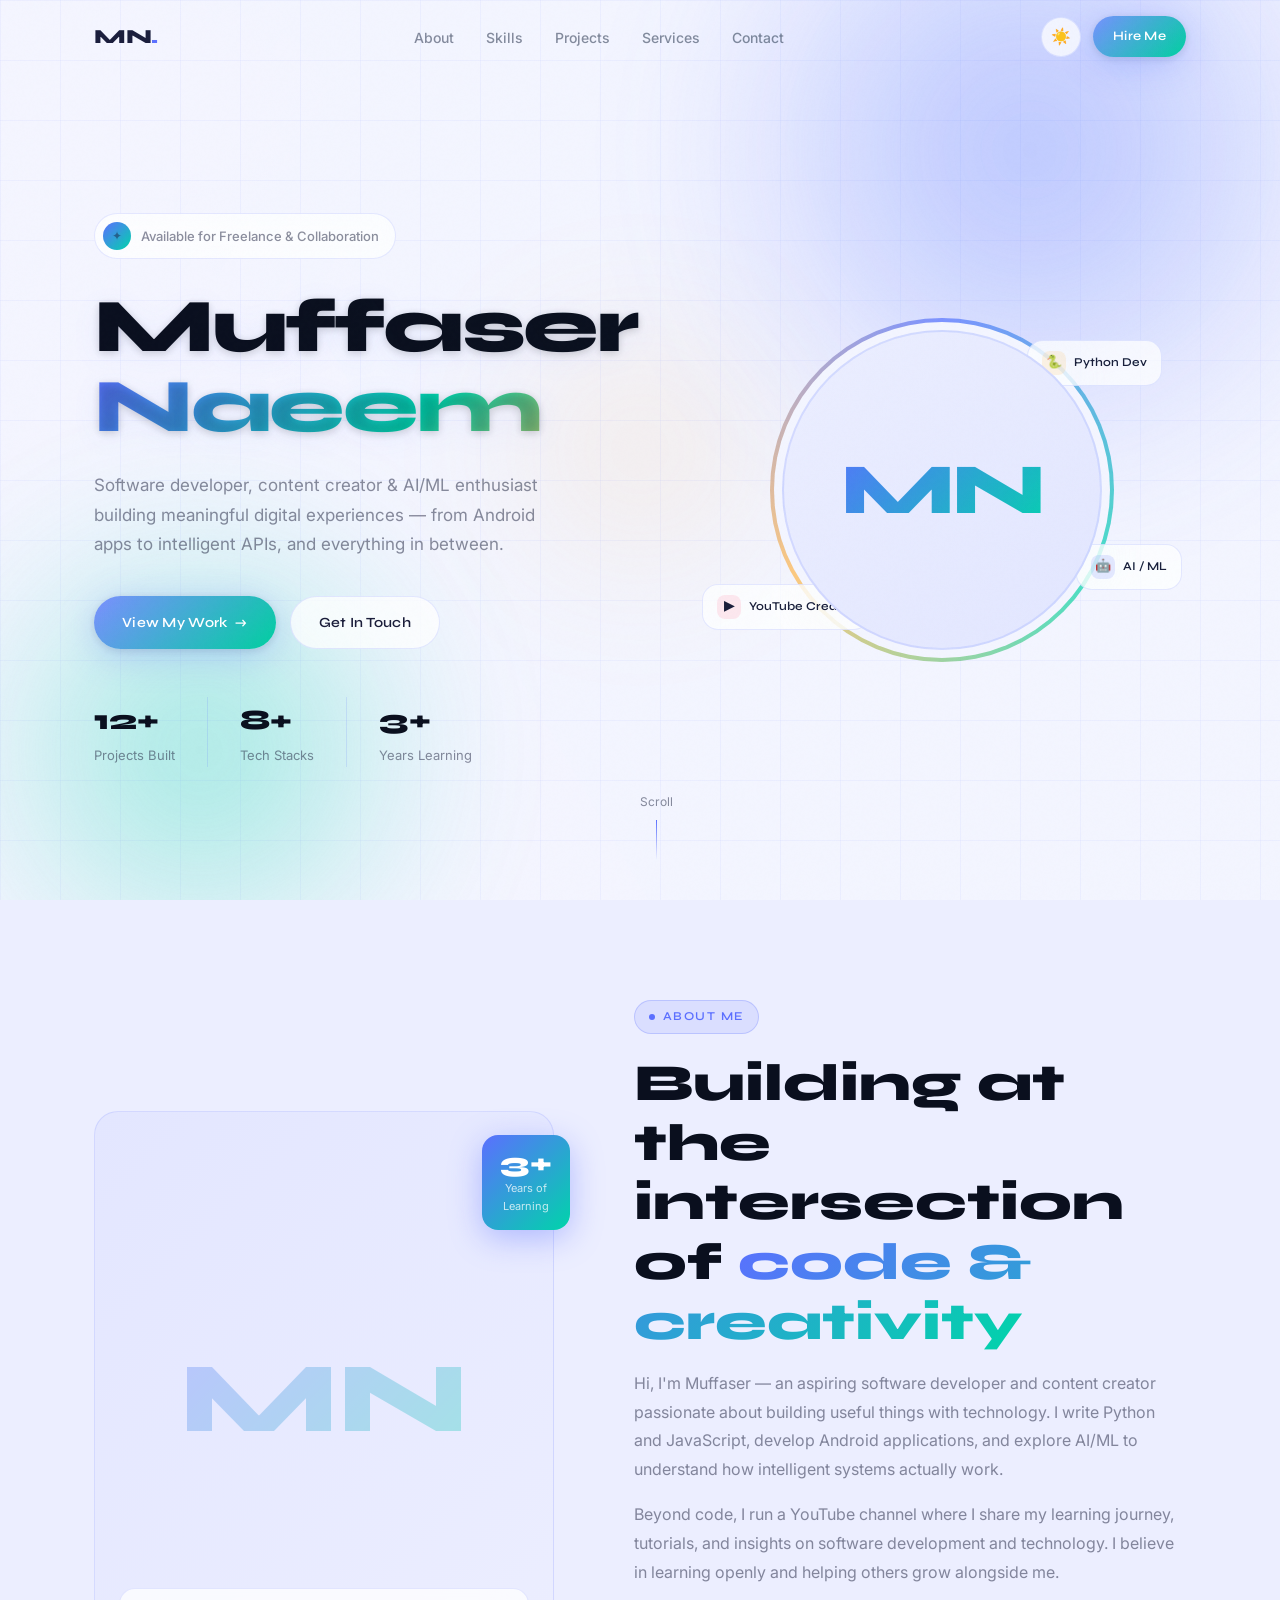
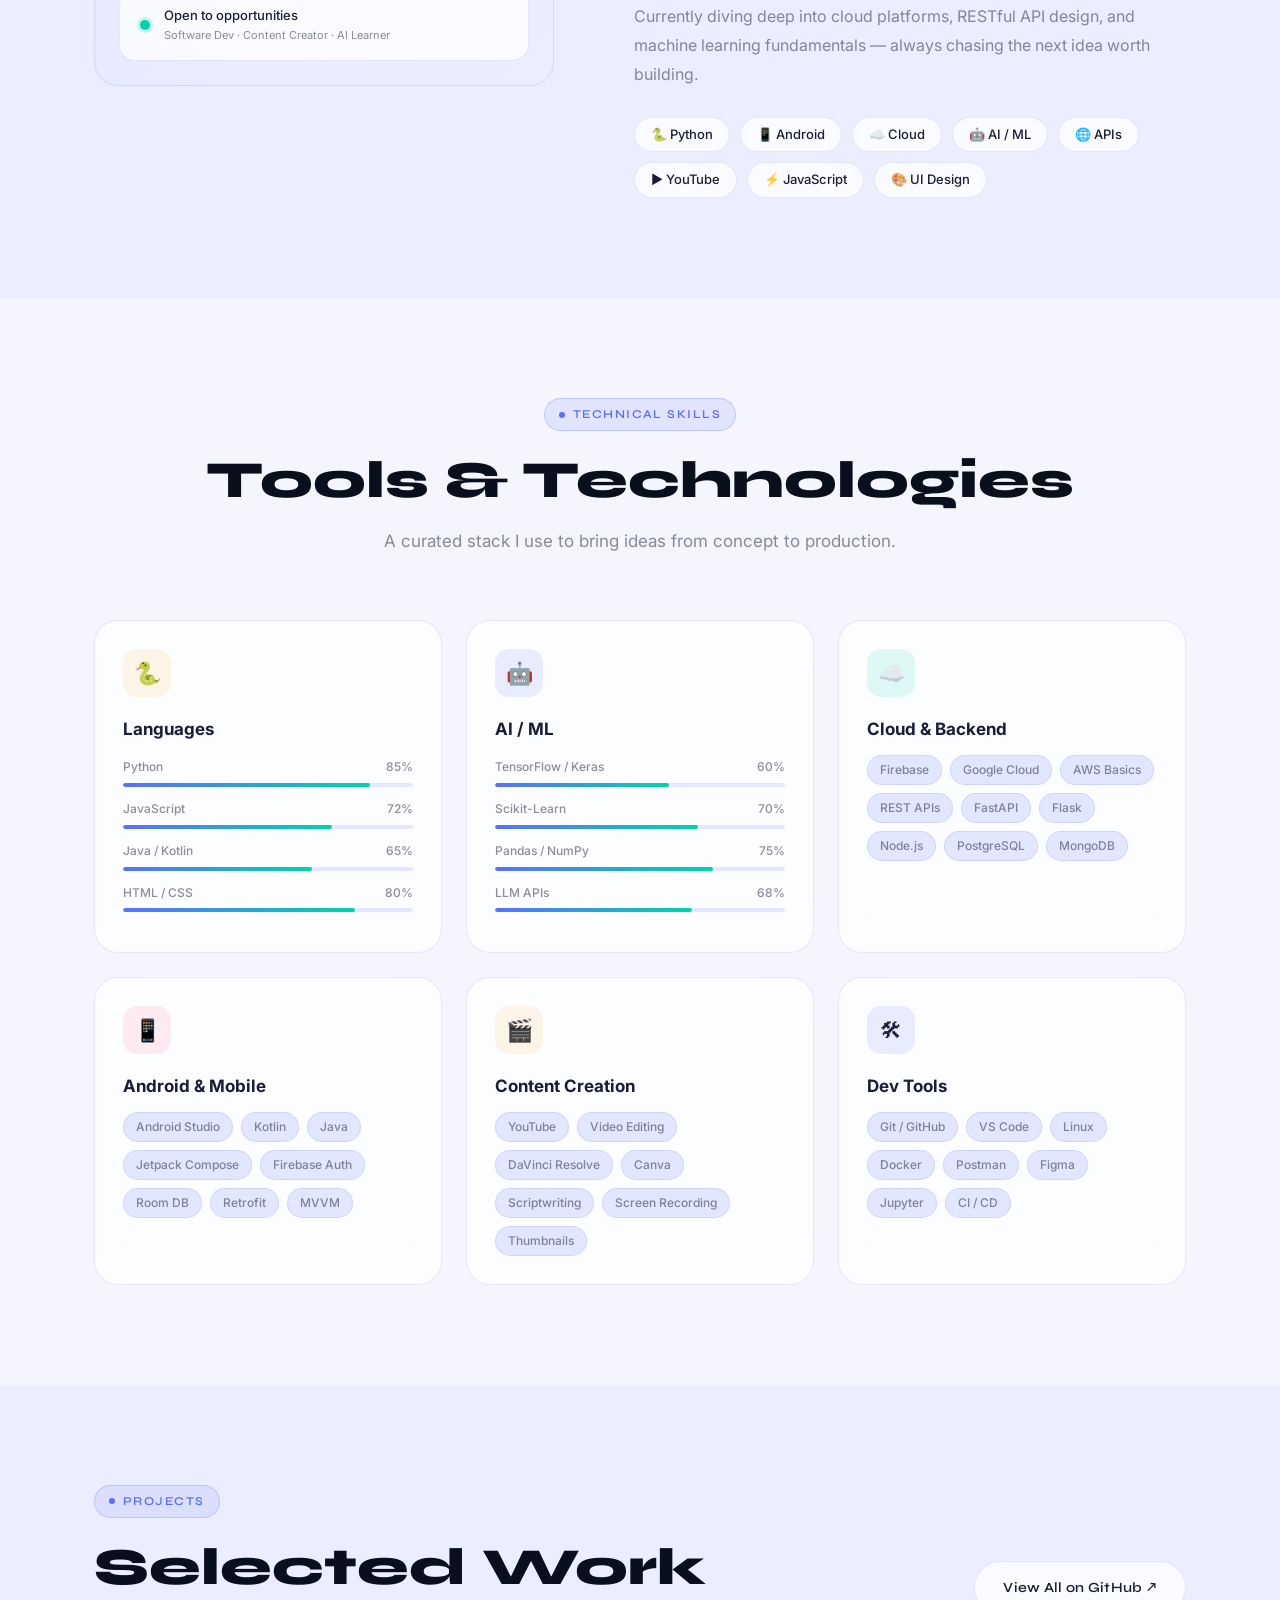
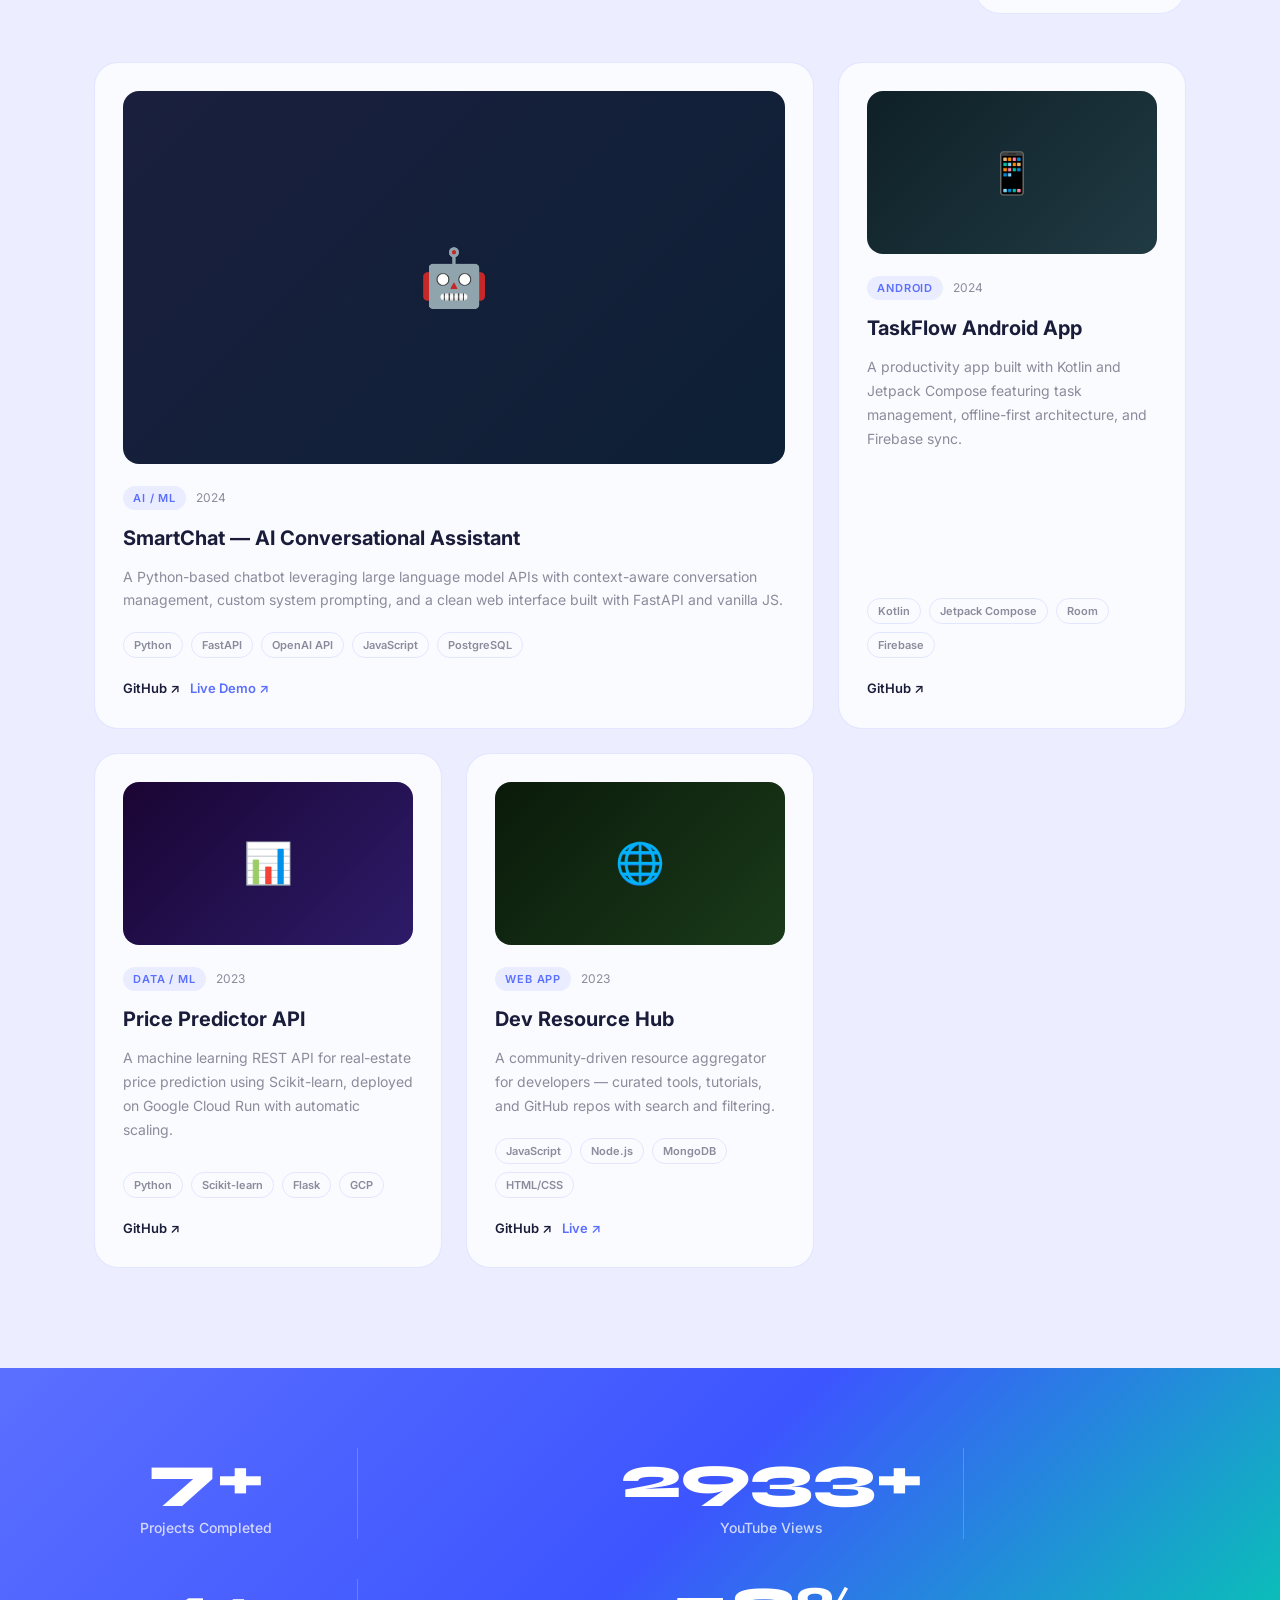
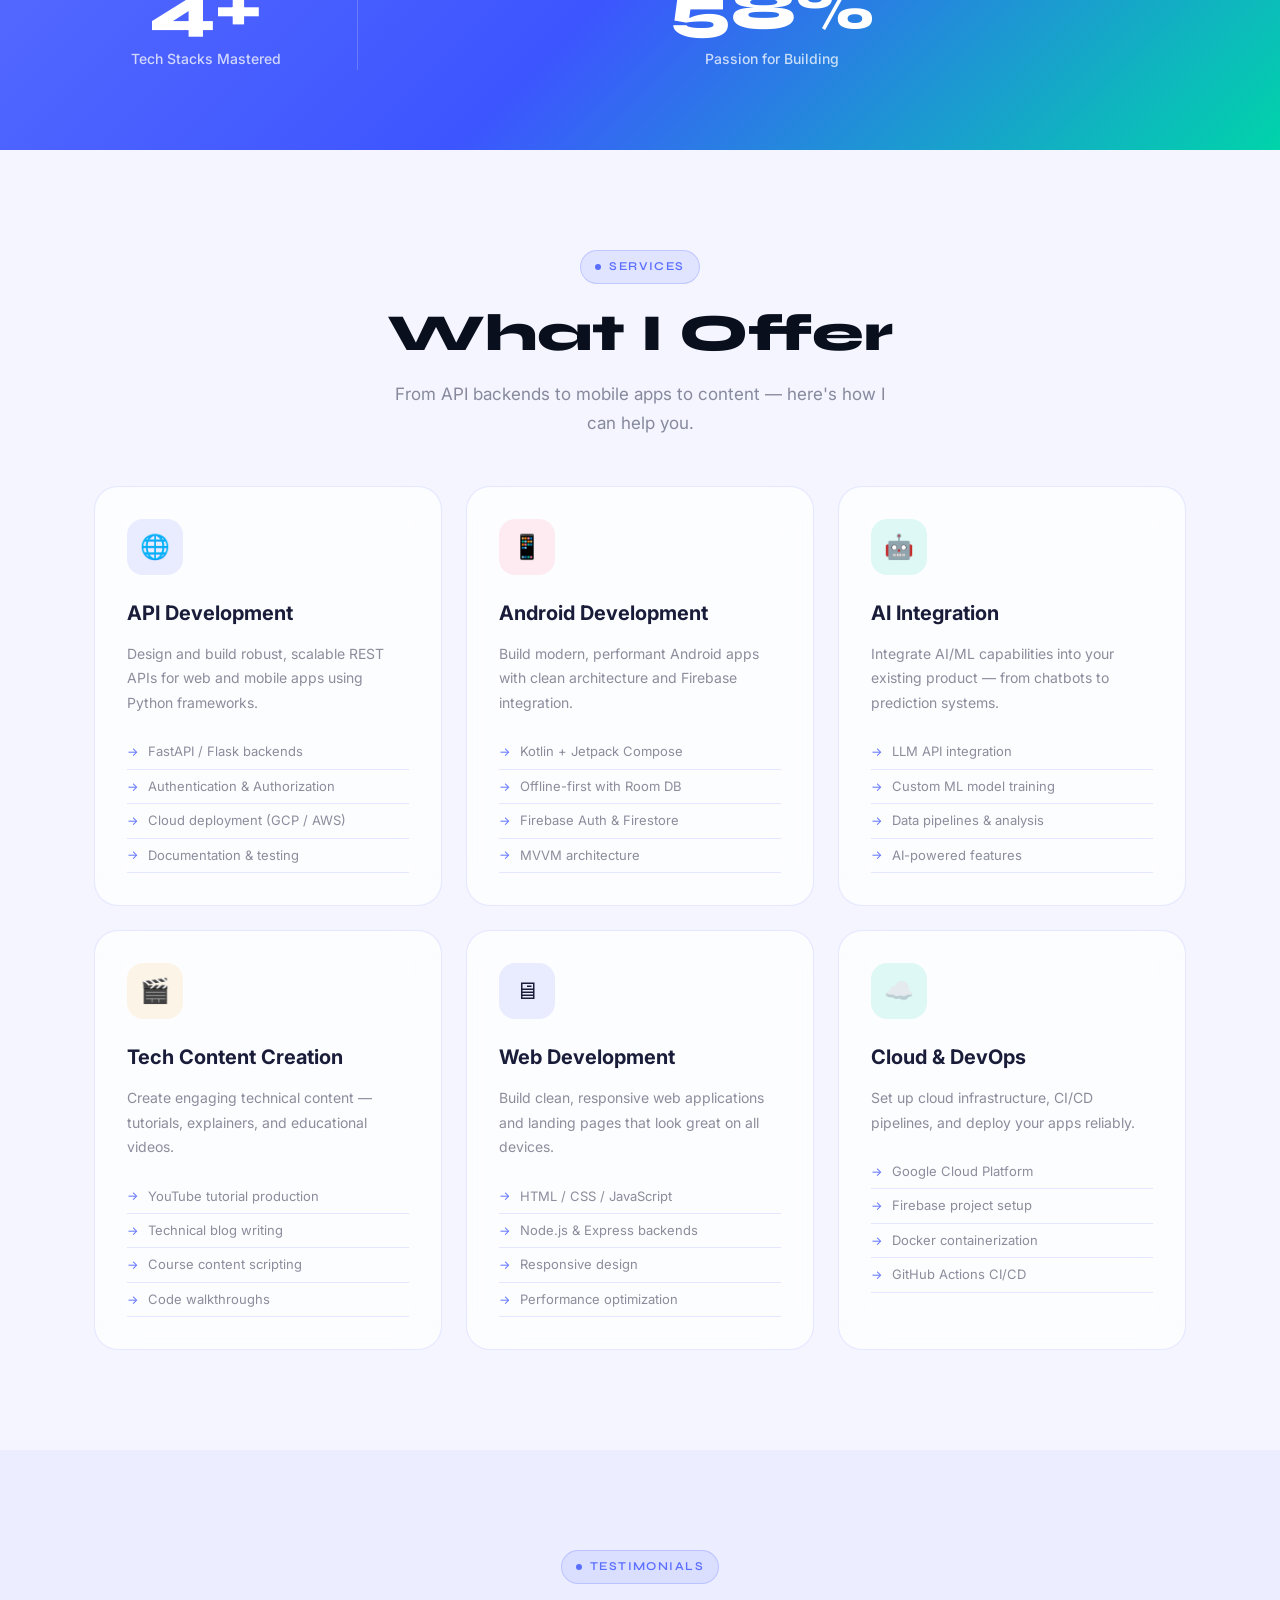
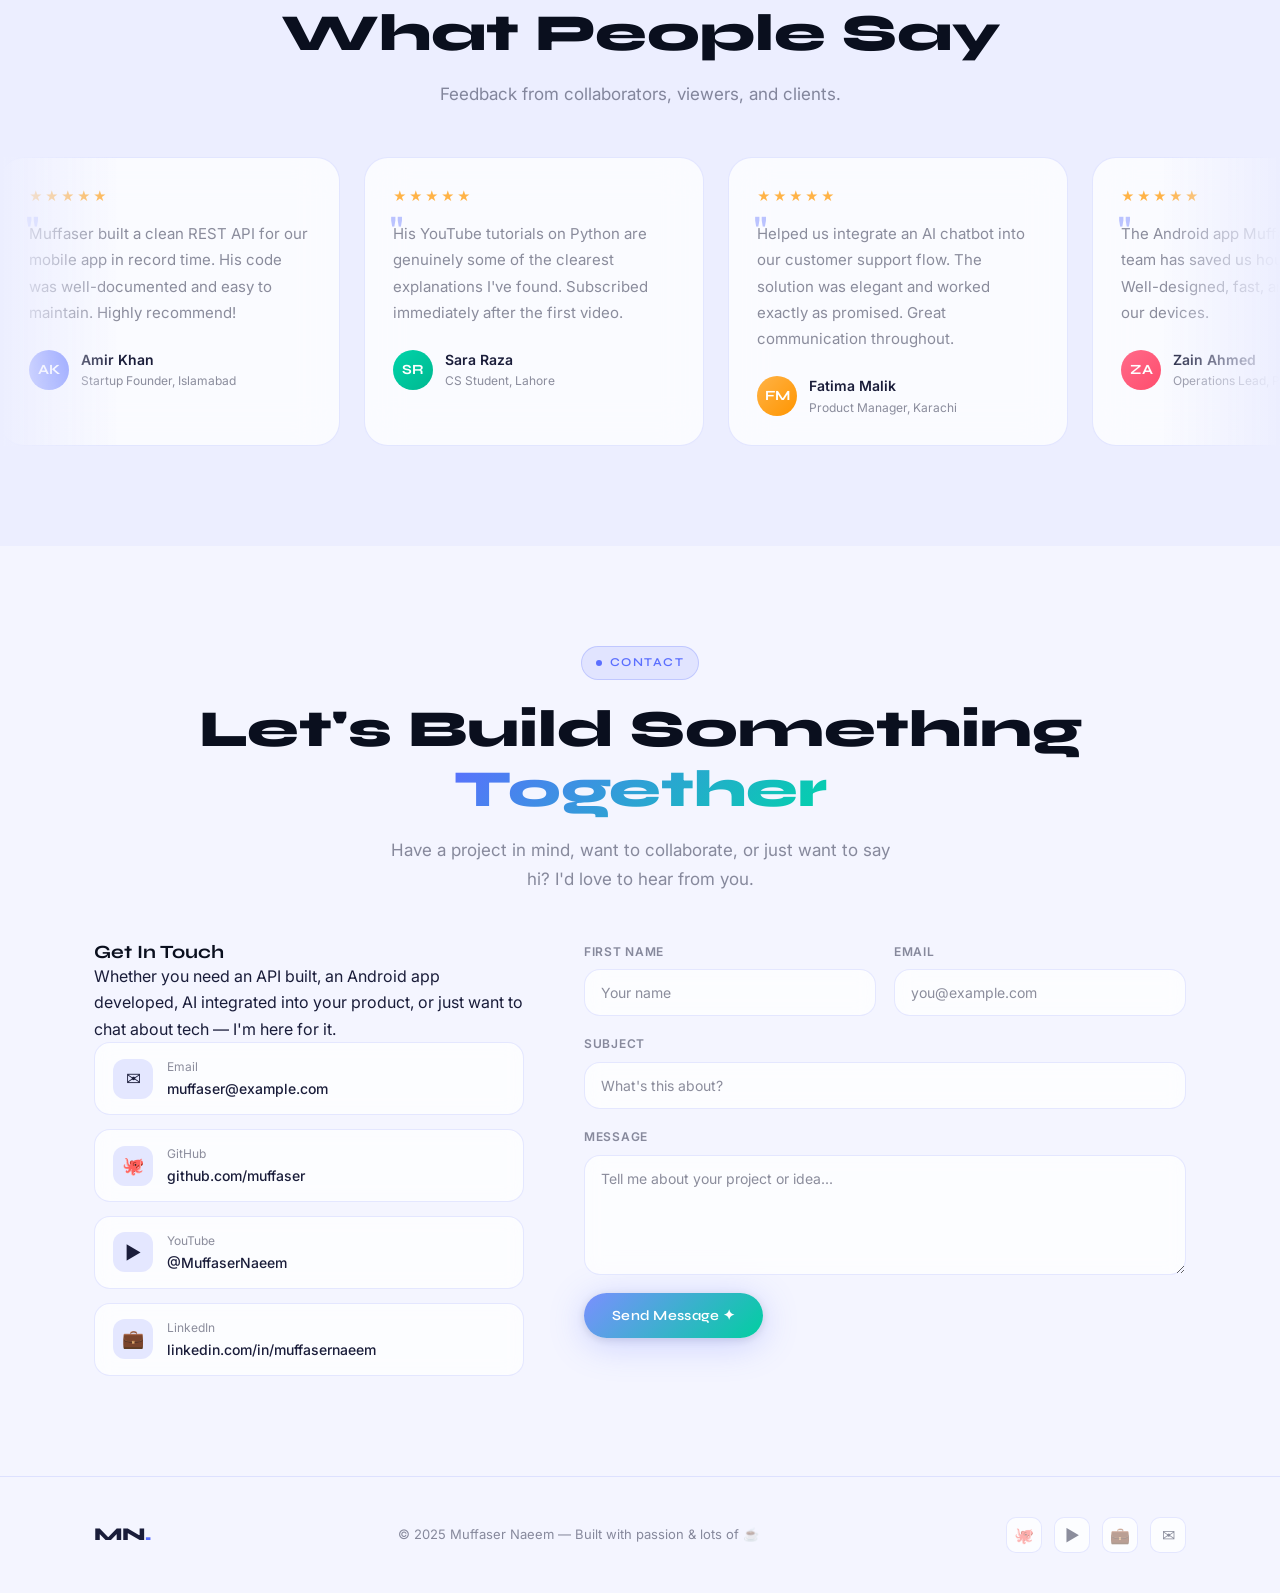
<file: Web-Projects/Portfolio/Portfolio_original.html>
<!DOCTYPE html>
<html lang="en" data-theme="dark">
<head>
<meta charset="UTF-8" />
<meta name="viewport" content="width=device-width, initial-scale=1.0" />
<title>Muffaser Naeem — Developer & Creator</title>
<link rel="preconnect" href="https://fonts.googleapis.com" />
<link rel="preconnect" href="https://fonts.gstatic.com" crossorigin />
<link href="https://fonts.googleapis.com/css2?family=Syne:wght@400;500;600;700;800&family=Inter:wght@300;400;500;600&display=swap" rel="stylesheet" />
<style>
/* ── ROOT TOKENS ───────────────────────────────────────────── */
:root {
  --indigo:   #5B6FFF;
  --teal:     #00D4AA;
  --amber:    #FFB347;
  --rose:     #FF6B8A;

  /* additional accents for color grading */
  --accent-1: #7B8FFF;
  --accent-2: #00CFA0;
  --grade-1: rgba(123,143,255,0.06);
  --grade-2: rgba(0,212,170,0.04);
  --grade-3: rgba(255,179,71,0.03);

  /* dark theme */
  --bg:       #0A0F1E;
  --bg2:      #10172A;
  --bg3:      #161F35;
  --surface:  rgba(255,255,255,0.05);
  --border:   rgba(255,255,255,0.08);
  --text:     #E8EAFF;
  --muted:    rgba(232,234,255,0.5);
  --heading:  #FFFFFF;

  --radius:   16px;
  --radius-lg:24px;
  --shadow:   0 4px 40px rgba(91,111,255,0.15);
  --transition: 0.35s cubic-bezier(0.4,0,0.2,1);
}

[data-theme="light"] {
  --bg:       #F4F5FF;
  --bg2:      #ECEEFF;
  --bg3:      #E3E6FF;
  --surface:  rgba(255,255,255,0.75);
  --border:   rgba(91,111,255,0.15);
  --text:     #1A1D3A;
  --muted:    rgba(26,29,58,0.5);
  --heading:  #0A0F1E;
  --shadow:   0 4px 40px rgba(91,111,255,0.1);
}

/* ── RESET ─────────────────────────────────────────────────── */
*, *::before, *::after { box-sizing: border-box; margin: 0; padding: 0; }

html { scroll-behavior: smooth; }

body {
  font-family: 'Inter', sans-serif;
  background: var(--bg);
  color: var(--text);
  line-height: 1.65;
  overflow-x: hidden;
  transition: background var(--transition), color var(--transition);
}

h1,h2,h3,h4,h5 {
  font-family: 'Syne', sans-serif;
  color: var(--heading);
  line-height: 1.15;
}

a { color: inherit; text-decoration: none; }
img { display: block; max-width: 100%; }

/* ── SCROLLBAR ─────────────────────────────────────────────── */
::-webkit-scrollbar { width: 4px; }
::-webkit-scrollbar-track { background: var(--bg); }
::-webkit-scrollbar-thumb { background: var(--indigo); border-radius: 99px; }

/* ── UTILITY ───────────────────────────────────────────────── */
.container {
  width: 100%;
  max-width: 1140px;
  margin: 0 auto;
  padding: 0 24px;
}

.section {
  padding: 100px 0;
}

.pill {
  display: inline-flex;
  align-items: center;
  gap: 8px;
  font-family: 'Syne', sans-serif;
  font-size: 12px;
  font-weight: 600;
  letter-spacing: 0.12em;
  text-transform: uppercase;
  color: var(--indigo);
  background: rgba(91,111,255,0.12);
  border: 1px solid rgba(91,111,255,0.25);
  border-radius: 99px;
  padding: 6px 14px;
  margin-bottom: 20px;
}

.pill::before {
  content: '';
  width: 6px; height: 6px;
  border-radius: 50%;
  background: var(--indigo);
  animation: pulse 2s ease-in-out infinite;
}

@keyframes pulse {
  0%,100% { opacity: 1; transform: scale(1); }
  50% { opacity: 0.4; transform: scale(0.7); }
}

.section-heading {
  font-size: clamp(32px, 5vw, 52px);
  font-weight: 800;
  margin-bottom: 16px;
}

.section-sub {
  font-size: 17px;
  color: var(--muted);
  max-width: 520px;
  line-height: 1.7;
}

.gradient-text {
  background: linear-gradient(135deg, var(--indigo) 0%, var(--teal) 100%);
  -webkit-background-clip: text;
  -webkit-text-fill-color: transparent;
  background-clip: text;
}

.card {
  background: var(--surface);
  border: 1px solid var(--border);
  border-radius: var(--radius-lg);
  backdrop-filter: blur(20px);
  -webkit-backdrop-filter: blur(20px);
  transition: transform var(--transition), box-shadow var(--transition), border-color var(--transition);
}

.card:hover {
  transform: translateY(-4px);
  box-shadow: var(--shadow);
  border-color: rgba(91,111,255,0.3);
}

.btn {
  display: inline-flex;
  align-items: center;
  gap: 8px;
  font-family: 'Syne', sans-serif;
  font-size: 14px;
  font-weight: 600;
  letter-spacing: 0.02em;
  border-radius: 99px;
  padding: 14px 28px;
  cursor: pointer;
  border: none;
  transition: all var(--transition);
}

.btn-primary {
  background: linear-gradient(135deg, var(--accent-1), var(--accent-2));
  color: #fff;
  box-shadow: 0 6px 36px rgba(91,111,255,0.28), 0 2px 8px rgba(0,0,0,0.12);
  transform-origin: center;
}

.btn-primary:hover {
  box-shadow: 0 14px 48px rgba(91,111,255,0.36), 0 6px 18px rgba(0,0,0,0.22);
  transform: translateY(-4px) scale(1.02);
}

.btn-ghost {
  background: var(--surface);
  border: 1px solid var(--border);
  color: var(--text);
  backdrop-filter: blur(10px);
}

.btn-ghost:hover {
  border-color: var(--indigo);
  color: var(--indigo);
  background: rgba(91,111,255,0.08);
}

/* ── NOISE OVERLAY ─────────────────────────────────────────── */
body::before {
  content: '';
  position: fixed;
  inset: 0;
  background-image: url("data:image/svg+xml,%3Csvg viewBox='0 0 256 256' xmlns='http://www.w3.org/2000/svg'%3E%3Cfilter id='n'%3E%3CfeTurbulence type='fractalNoise' baseFrequency='0.9' numOctaves='4' stitchTiles='stitch'/%3E%3C/filter%3E%3Crect width='100%25' height='100%25' filter='url(%23n)' opacity='0.03'/%3E%3C/svg%3E");
  pointer-events: none;
  z-index: 9999;
  opacity: 0.4;
}

/* Color grading overlay for subtle cinematic look */
body::after {
  content: '';
  position: fixed;
  inset: 0;
  pointer-events: none;
  z-index: 9998;
  background: linear-gradient(120deg, var(--grade-1), transparent 30%),
              linear-gradient(60deg, transparent 30%, var(--grade-2) 70%),
              radial-gradient(800px 400px at 10% 10%, var(--grade-3), transparent 30%);
  mix-blend-mode: overlay;
  opacity: 0.95;
}

/* ── NAVBAR ────────────────────────────────────────────────── */
#navbar {
  position: fixed;
  top: 0; left: 0; right: 0;
  z-index: 1000;
  padding: 16px 0;
  transition: background var(--transition), box-shadow var(--transition), padding var(--transition);
}

#navbar.scrolled {
  background: rgba(10,15,30,0.85);
  backdrop-filter: blur(24px);
  -webkit-backdrop-filter: blur(24px);
  box-shadow: 0 1px 0 var(--border);
  padding: 10px 0;
}

[data-theme="light"] #navbar.scrolled {
  background: rgba(244,245,255,0.85);
}

.nav-inner {
  display: flex;
  align-items: center;
  justify-content: space-between;
}

.nav-logo {
  font-family: 'Syne', sans-serif;
  font-weight: 800;
  font-size: 20px;
  letter-spacing: -0.02em;
}

.nav-logo span { color: var(--indigo); }

.nav-links {
  display: flex;
  align-items: center;
  gap: 32px;
  list-style: none;
}

.nav-links a {
  font-size: 14px;
  font-weight: 500;
  color: var(--muted);
  transition: color var(--transition);
  position: relative;
}

.nav-links a::after {
  content: '';
  position: absolute;
  bottom: -4px; left: 0;
  width: 0; height: 2px;
  background: var(--indigo);
  border-radius: 99px;
  transition: width var(--transition);
}

.nav-links a:hover { color: var(--text); }
.nav-links a:hover::after { width: 100%; }

.nav-actions {
  display: flex;
  align-items: center;
  gap: 12px;
}

#theme-toggle {
  width: 40px; height: 40px;
  border-radius: 50%;
  background: var(--surface);
  border: 1px solid var(--border);
  color: var(--text);
  cursor: pointer;
  display: flex;
  align-items: center;
  justify-content: center;
  font-size: 16px;
  transition: all var(--transition);
  backdrop-filter: blur(10px);
}

#theme-toggle:hover {
  border-color: var(--indigo);
  background: rgba(91,111,255,0.1);
  transform: rotate(20deg);
}

#menu-toggle {
  display: none;
  width: 40px; height: 40px;
  border-radius: 10px;
  background: var(--surface);
  border: 1px solid var(--border);
  color: var(--text);
  cursor: pointer;
  align-items: center;
  justify-content: center;
  font-size: 20px;
  transition: all var(--transition);
}

/* ── HERO ──────────────────────────────────────────────────── */
#hero {
  min-height: 100vh;
  display: flex;
  align-items: center;
  position: relative;
  overflow: hidden;
  padding-top: 80px;
}

.hero-bg {
  position: absolute;
  inset: 0;
  pointer-events: none;
  overflow: hidden;
}

/* Mesh gradient orb */
.orb {
  position: absolute;
  border-radius: 50%;
  filter: blur(80px);
  opacity: 0.42;
  transition: transform 0.8s cubic-bezier(0.25,0.46,0.45,0.94), filter 6s linear;
  will-change: transform, filter;
  animation: orbFloat 10s ease-in-out infinite;
}

.orb-1 {
  width: 700px; height: 700px;
  background: radial-gradient(circle, #5B6FFF 0%, transparent 70%);
  top: -200px; right: -100px;
}

.orb-2 {
  width: 500px; height: 500px;
  background: radial-gradient(circle, #00D4AA 0%, transparent 70%);
  bottom: -100px; left: -50px;
}

.orb-3 {
  width: 300px; height: 300px;
  background: radial-gradient(circle, #FFB347 0%, transparent 70%);
  top: 50%; left: 50%;
  transform: translate(-50%,-50%);
  opacity: 0.2;
}

@keyframes orbFloat {
  0% { filter: hue-rotate(0deg) saturate(1); }
  50% { filter: hue-rotate(25deg) saturate(1.08); }
  100% { filter: hue-rotate(0deg) saturate(1); }
}

/* Grid lines */
.hero-grid {
  position: absolute;
  inset: 0;
  background-image:
    linear-gradient(rgba(91,111,255,0.05) 1px, transparent 1px),
    linear-gradient(90deg, rgba(91,111,255,0.05) 1px, transparent 1px);
  background-size: 60px 60px;
}

.hero-content {
  display: grid;
  grid-template-columns: 1fr 1fr;
  gap: 60px;
  align-items: center;
  position: relative;
  z-index: 2;
  width: 100%;
}

.hero-badge {
  display: inline-flex;
  align-items: center;
  gap: 10px;
  background: var(--surface);
  border: 1px solid var(--border);
  border-radius: 99px;
  padding: 8px 16px 8px 8px;
  font-size: 13px;
  font-weight: 500;
  color: var(--muted);
  margin-bottom: 28px;
  backdrop-filter: blur(10px);
  animation: fadeInUp 0.6s ease both;
}

.hero-badge-dot {
  width: 28px; height: 28px;
  border-radius: 50%;
  background: linear-gradient(135deg, var(--indigo), var(--teal));
  display: flex;
  align-items: center;
  justify-content: center;
  font-size: 12px;
}

.hero-title {
  font-size: clamp(42px, 6vw, 76px);
  font-weight: 800;
  letter-spacing: -0.03em;
  line-height: 1.05;
  margin-bottom: 24px;
  animation: fadeInUp 0.6s 0.1s ease both;
  text-shadow: 0 6px 30px rgba(91,111,255,0.08), 0 2px 8px rgba(0,0,0,0.18);
}

.hero-title .line2 {
  display: block;
  background: linear-gradient(135deg, var(--indigo) 0%, var(--teal) 60%, var(--amber) 100%);
  -webkit-background-clip: text;
  -webkit-text-fill-color: transparent;
  background-clip: text;
}

.hero-desc {
  font-size: 17px;
  color: var(--muted);
  line-height: 1.75;
  max-width: 480px;
  margin-bottom: 36px;
  animation: fadeInUp 0.6s 0.2s ease both;
}

.hero-actions {
  display: flex;
  gap: 14px;
  flex-wrap: wrap;
  animation: fadeInUp 0.6s 0.3s ease both;
}

.hero-stats {
  display: flex;
  gap: 32px;
  margin-top: 48px;
  animation: fadeInUp 0.6s 0.4s ease both;
}

.hero-stat-num {
  font-family: 'Syne', sans-serif;
  font-size: 28px;
  font-weight: 800;
  color: var(--heading);
}

.hero-stat-label {
  font-size: 13px;
  color: var(--muted);
  margin-top: 2px;
}

.hero-visual {
  position: relative;
  display: flex;
  justify-content: center;
  animation: fadeInRight 0.8s 0.2s ease both;
}

.hero-avatar-wrap {
  position: relative;
  width: 320px;
  height: 320px;
}

.hero-avatar-ring {
  position: absolute;
  inset: -12px;
  border-radius: 50%;
  background: conic-gradient(from 0deg, var(--indigo), var(--teal), var(--amber), var(--indigo));
  animation: spin 8s linear infinite;
  opacity: 0.7;
}

.hero-avatar-ring-inner {
  position: absolute;
  inset: -8px;
  border-radius: 50%;
  background: var(--bg);
}

.hero-avatar {
  position: relative;
  z-index: 1;
  width: 100%;
  height: 100%;
  border-radius: 50%;
  background: linear-gradient(135deg, var(--bg2), var(--bg3));
  border: 2px solid var(--border);
  display: flex;
  align-items: center;
  justify-content: center;
  font-size: 90px;
  overflow: hidden;
}

.hero-avatar-initials {
  font-family: 'Syne', sans-serif;
  font-size: 72px;
  font-weight: 800;
  background: linear-gradient(135deg, var(--indigo), var(--teal));
  -webkit-background-clip: text;
  -webkit-text-fill-color: transparent;
  background-clip: text;
  letter-spacing: -0.04em;
}

@keyframes spin { to { transform: rotate(360deg); } }

/* Floating badges on avatar */
.float-badge {
  position: absolute;
  background: var(--surface);
  border: 1px solid var(--border);
  border-radius: var(--radius);
  padding: 10px 14px;
  backdrop-filter: blur(20px);
  font-family: 'Syne', sans-serif;
  font-size: 12px;
  font-weight: 600;
  white-space: nowrap;
  display: flex;
  align-items: center;
  gap: 8px;
  animation: float 4s ease-in-out infinite;
}

.float-badge:nth-child(2) { animation-delay: -1.3s; }
.float-badge:nth-child(3) { animation-delay: -2.6s; }

.float-badge-1 { top: 10px; right: -60px; }
.float-badge-2 { bottom: 60px; right: -80px; }
.float-badge-3 { bottom: 20px; left: -80px; }

.float-badge-icon {
  width: 24px; height: 24px;
  border-radius: 8px;
  display: flex;
  align-items: center;
  justify-content: center;
  font-size: 13px;
}

@keyframes float {
  0%,100% { transform: translateY(0); }
  50% { transform: translateY(-8px); }
}

@keyframes fadeInUp {
  from { opacity: 0; transform: translateY(24px); }
  to { opacity: 1; transform: translateY(0); }
}

@keyframes fadeInRight {
  from { opacity: 0; transform: translateX(32px); }
  to { opacity: 1; transform: translateX(0); }
}

/* Scroll hint */
.scroll-hint {
  position: absolute;
  bottom: 40px;
  left: 50%;
  transform: translateX(-50%);
  display: flex;
  flex-direction: column;
  align-items: center;
  gap: 8px;
  font-size: 12px;
  color: var(--muted);
  animation: fadeInUp 0.6s 0.8s ease both;
}

.scroll-line {
  width: 1px;
  height: 40px;
  background: linear-gradient(to bottom, var(--indigo), transparent);
  animation: scrollLine 2s ease-in-out infinite;
}

@keyframes scrollLine {
  0%,100% { transform: scaleY(1); opacity: 1; }
  50% { transform: scaleY(0.5); opacity: 0.5; }
}

/* ── ABOUT ─────────────────────────────────────────────────── */
#about {
  background: var(--bg2);
}

.about-grid {
  display: grid;
  grid-template-columns: 1fr 1.2fr;
  gap: 80px;
  align-items: center;
}

.about-image-wrap {
  position: relative;
}

.about-image {
  width: 100%;
  aspect-ratio: 4/5;
  border-radius: var(--radius-lg);
  background: linear-gradient(135deg, var(--bg3) 0%, var(--bg2) 100%);
  border: 1px solid var(--border);
  display: flex;
  align-items: center;
  justify-content: center;
  overflow: hidden;
  position: relative;
}

.about-image-inner {
  font-family: 'Syne', sans-serif;
  font-size: 100px;
  font-weight: 800;
  background: linear-gradient(135deg, var(--indigo) 0%, var(--teal) 100%);
  -webkit-background-clip: text;
  -webkit-text-fill-color: transparent;
  background-clip: text;
  opacity: 0.3;
}

.about-image-overlay {
  position: absolute;
  bottom: 24px; left: 24px; right: 24px;
  background: var(--surface);
  border: 1px solid var(--border);
  border-radius: var(--radius);
  padding: 16px 20px;
  backdrop-filter: blur(20px);
  display: flex;
  align-items: center;
  gap: 14px;
}

.status-dot {
  width: 10px; height: 10px;
  border-radius: 50%;
  background: var(--teal);
  flex-shrink: 0;
  box-shadow: 0 0 0 3px rgba(0,212,170,0.2);
  animation: statusPulse 2s ease-in-out infinite;
}

@keyframes statusPulse {
  0%,100% { box-shadow: 0 0 0 3px rgba(0,212,170,0.2); }
  50% { box-shadow: 0 0 0 6px rgba(0,212,170,0.1); }
}

.status-text {
  font-size: 13px;
  font-weight: 500;
}

.status-sub {
  font-size: 11px;
  color: var(--muted);
}

.about-corner-badge {
  position: absolute;
  top: 24px; right: -16px;
  background: linear-gradient(135deg, var(--indigo), var(--teal));
  border-radius: var(--radius);
  padding: 14px 18px;
  text-align: center;
  box-shadow: 0 8px 32px rgba(91,111,255,0.4);
}

.about-corner-num {
  font-family: 'Syne', sans-serif;
  font-size: 28px;
  font-weight: 800;
  color: #fff;
  line-height: 1;
}

.about-corner-label {
  font-size: 11px;
  color: rgba(255,255,255,0.75);
  margin-top: 2px;
}

.about-body p {
  color: var(--muted);
  line-height: 1.8;
  margin-bottom: 16px;
}

.about-tags {
  display: flex;
  flex-wrap: wrap;
  gap: 10px;
  margin-top: 28px;
}

.about-tag {
  background: var(--surface);
  border: 1px solid var(--border);
  border-radius: 99px;
  padding: 6px 16px;
  font-size: 13px;
  font-weight: 500;
  color: var(--text);
  backdrop-filter: blur(10px);
}

.about-tag:hover {
  border-color: var(--indigo);
  color: var(--indigo);
  background: rgba(91,111,255,0.08);
  transition: all var(--transition);
}

/* ── SKILLS ────────────────────────────────────────────────── */
.skills-header {
  text-align: center;
  margin-bottom: 64px;
}

.skills-header .section-sub {
  margin: 0 auto;
}

.skills-grid {
  display: grid;
  grid-template-columns: repeat(3, 1fr);
  gap: 24px;
}

.skill-card {
  padding: 28px;
}

.skill-icon {
  width: 48px; height: 48px;
  border-radius: 14px;
  display: flex;
  align-items: center;
  justify-content: center;
  font-size: 22px;
  margin-bottom: 18px;
}

.skill-card-title {
  font-size: 17px;
  font-weight: 700;
  margin-bottom: 12px;
}

.skill-items {
  display: flex;
  flex-wrap: wrap;
  gap: 8px;
}

.skill-chip {
  font-size: 12px;
  font-weight: 500;
  padding: 4px 12px;
  border-radius: 99px;
  border: 1px solid var(--border);
  color: var(--muted);
  background: var(--bg3);
  transition: all var(--transition);
}

.skill-chip:hover {
  border-color: var(--indigo);
  color: var(--indigo);
  background: rgba(91,111,255,0.08);
}

.skill-bar-wrap {
  margin-top: 14px;
}

.skill-bar-item {
  margin-bottom: 12px;
}

.skill-bar-label {
  display: flex;
  justify-content: space-between;
  font-size: 12px;
  font-weight: 500;
  color: var(--muted);
  margin-bottom: 6px;
}

.skill-bar-track {
  height: 4px;
  background: var(--border);
  border-radius: 99px;
  overflow: hidden;
}

.skill-bar-fill {
  height: 100%;
  border-radius: 99px;
  background: linear-gradient(90deg, var(--indigo), var(--teal));
  width: 0;
  transition: width 1.2s cubic-bezier(0.4,0,0.2,1);
}

/* ── PROJECTS ──────────────────────────────────────────────── */
#projects {
  background: var(--bg2);
}

.projects-header {
  display: flex;
  justify-content: space-between;
  align-items: flex-end;
  margin-bottom: 48px;
}

.projects-grid {
  display: grid;
  grid-template-columns: repeat(3, 1fr);
  gap: 24px;
}

.project-card {
  padding: 28px;
  display: flex;
  flex-direction: column;
}

.project-card.featured {
  grid-column: span 2;
}

.project-thumb {
  width: 100%;
  aspect-ratio: 16/9;
  border-radius: var(--radius);
  margin-bottom: 22px;
  display: flex;
  align-items: center;
  justify-content: center;
  font-size: 40px;
  position: relative;
  overflow: hidden;
}

.project-thumb::after {
  content: '';
  position: absolute;
  inset: 0;
  opacity: 0;
  background: rgba(91,111,255,0.15);
  transition: opacity var(--transition);
}

.project-card:hover .project-thumb::after { opacity: 1; }
.project-card:hover { transform: translateY(-6px) scale(1.01); box-shadow: 0 18px 48px rgba(10,15,30,0.18); }

.project-meta {
  display: flex;
  align-items: center;
  gap: 10px;
  margin-bottom: 12px;
}

.project-type {
  font-size: 11px;
  font-weight: 600;
  letter-spacing: 0.08em;
  text-transform: uppercase;
  color: var(--indigo);
  background: rgba(91,111,255,0.1);
  border-radius: 99px;
  padding: 3px 10px;
}

.project-year {
  font-size: 12px;
  color: var(--muted);
}

.project-title {
  font-size: 20px;
  font-weight: 700;
  margin-bottom: 10px;
}

.project-desc {
  font-size: 14px;
  color: var(--muted);
  line-height: 1.7;
  flex: 1;
  margin-bottom: 20px;
}

.project-stack {
  display: flex;
  flex-wrap: wrap;
  gap: 8px;
  margin-bottom: 20px;
}

.project-stack span {
  font-size: 11px;
  font-weight: 600;
  padding: 3px 10px;
  border-radius: 99px;
  border: 1px solid var(--border);
  color: var(--muted);
}

.project-links {
  display: flex;
  gap: 10px;
  margin-top: auto;
}

.project-link {
  display: inline-flex;
  align-items: center;
  gap: 6px;
  font-size: 13px;
  font-weight: 600;
  color: var(--text);
  transition: color var(--transition);
}

.project-link:hover { color: var(--indigo); }

/* ── STATS ─────────────────────────────────────────────────── */
#stats {
  background: linear-gradient(135deg, var(--indigo) 0%, #3D55FF 50%, var(--teal) 100%);
  padding: 80px 0;
}

.stats-grid {
  display: grid;
  grid-template-columns: repeat(4, 1fr);
  gap: 40px;
  text-align: center;
}

.stat-item {
  color: #fff;
}

.stat-num {
  font-family: 'Syne', sans-serif;
  font-size: clamp(36px, 5vw, 60px);
  font-weight: 800;
  line-height: 1;
  margin-bottom: 8px;
}

.stat-label {
  font-size: 14px;
  opacity: 0.75;
  font-weight: 500;
}

.stat-divider {
  width: 1px;
  background: rgba(255,255,255,0.2);
}

/* ── SERVICES ──────────────────────────────────────────────── */
.services-grid {
  display: grid;
  grid-template-columns: repeat(3, 1fr);
  gap: 24px;
  margin-top: 48px;
}

.service-card {
  padding: 32px;
  position: relative;
  overflow: hidden;
}

.service-card::before {
  content: '';
  position: absolute;
  top: 0; left: 0; right: 0;
  height: 2px;
  background: linear-gradient(90deg, var(--indigo), var(--teal));
  transform: scaleX(0);
  transform-origin: left;
  transition: transform var(--transition);
}

.service-card:hover::before { transform: scaleX(1); }

.service-icon {
  width: 56px; height: 56px;
  border-radius: 16px;
  display: flex;
  align-items: center;
  justify-content: center;
  font-size: 24px;
  margin-bottom: 22px;
}

.service-title {
  font-size: 20px;
  font-weight: 700;
  margin-bottom: 12px;
}

.service-desc {
  font-size: 14px;
  color: var(--muted);
  line-height: 1.75;
}

.service-feature-list {
  margin-top: 20px;
  list-style: none;
}

.service-feature-list li {
  font-size: 13px;
  color: var(--muted);
  padding: 6px 0;
  border-bottom: 1px solid var(--border);
  display: flex;
  align-items: center;
  gap: 10px;
}

.service-feature-list li::before {
  content: '→';
  color: var(--indigo);
  font-size: 12px;
}

/* ── TESTIMONIALS ──────────────────────────────────────────── */
#testimonials {
  background: var(--bg2);
  overflow: hidden;
}

.testimonials-track-wrap {
  overflow: hidden;
  margin-top: 48px;
  position: relative;
}

.testimonials-track-wrap::before,
.testimonials-track-wrap::after {
  content: '';
  position: absolute;
  top: 0; bottom: 0;
  width: 120px;
  z-index: 2;
}

.testimonials-track-wrap::before {
  left: 0;
  background: linear-gradient(90deg, var(--bg2), transparent);
}

.testimonials-track-wrap::after {
  right: 0;
  background: linear-gradient(-90deg, var(--bg2), transparent);
}

.testimonials-track {
  display: flex;
  gap: 24px;
  animation: scrollTrack 30s linear infinite;
  width: max-content;
}

.testimonials-track:hover { animation-play-state: paused; }

@keyframes scrollTrack {
  from { transform: translateX(0); }
  to { transform: translateX(-50%); }
}

.testi-card {
  flex-shrink: 0;
  width: 340px;
  padding: 28px;
}

.testi-quote {
  font-size: 15px;
  color: var(--muted);
  line-height: 1.75;
  margin-bottom: 22px;
  position: relative;
}

.testi-quote::before {
  content: '"';
  font-size: 48px;
  font-family: 'Syne', sans-serif;
  color: var(--indigo);
  opacity: 0.4;
  position: absolute;
  top: -12px; left: -4px;
  line-height: 1;
}

.testi-author {
  display: flex;
  align-items: center;
  gap: 12px;
}

.testi-avatar {
  width: 40px; height: 40px;
  border-radius: 50%;
  display: flex;
  align-items: center;
  justify-content: center;
  font-family: 'Syne', sans-serif;
  font-weight: 700;
  font-size: 14px;
  color: #fff;
  flex-shrink: 0;
}

.testi-name {
  font-weight: 600;
  font-size: 14px;
}

.testi-role {
  font-size: 12px;
  color: var(--muted);
}

.testi-stars {
  display: flex;
  gap: 2px;
  margin-bottom: 14px;
}

.testi-stars span { color: var(--amber); font-size: 13px; }

/* ── CONTACT ───────────────────────────────────────────────── */
.contact-grid {
  display: grid;
  grid-template-columns: 1fr 1.4fr;
  gap: 60px;
  margin-top: 48px;
}

.contact-info h3 {
  font-size: 26px;
  font-weight: 700;
  margin-bottom: 16px;
}

.contact-info p {
  color: var(--muted);
  font-size: 15px;
  line-height: 1.75;
  margin-bottom: 32px;
}

.contact-links {
  display: flex;
  flex-direction: column;
  gap: 14px;
}

.contact-link {
  display: flex;
  align-items: center;
  gap: 14px;
  padding: 14px 18px;
  background: var(--surface);
  border: 1px solid var(--border);
  border-radius: var(--radius);
  backdrop-filter: blur(10px);
  transition: all var(--transition);
}

.contact-link:hover {
  border-color: var(--indigo);
  background: rgba(91,111,255,0.08);
  transform: translateX(4px);
}

.contact-link-icon {
  width: 40px; height: 40px;
  border-radius: 12px;
  background: rgba(91,111,255,0.15);
  display: flex;
  align-items: center;
  justify-content: center;
  font-size: 18px;
  flex-shrink: 0;
}

.contact-link-text .label {
  font-size: 12px;
  color: var(--muted);
}

.contact-link-text .value {
  font-size: 14px;
  font-weight: 500;
  color: var(--text);
}

.contact-form {
  display: flex;
  flex-direction: column;
  gap: 18px;
}

.form-row {
  display: grid;
  grid-template-columns: 1fr 1fr;
  gap: 18px;
}

.form-group {
  display: flex;
  flex-direction: column;
  gap: 8px;
}

.form-group label {
  font-size: 12px;
  font-weight: 600;
  letter-spacing: 0.06em;
  text-transform: uppercase;
  color: var(--muted);
}

.form-group input,
.form-group textarea,
.form-group select {
  background: var(--surface);
  border: 1px solid var(--border);
  border-radius: var(--radius);
  padding: 14px 16px;
  color: var(--text);
  font-family: 'Inter', sans-serif;
  font-size: 14px;
  outline: none;
  transition: border-color var(--transition), background var(--transition);
  backdrop-filter: blur(10px);
  width: 100%;
}

.form-group input::placeholder,
.form-group textarea::placeholder {
  color: var(--muted);
}

.form-group input:focus,
.form-group textarea:focus {
  border-color: var(--indigo);
  background: rgba(91,111,255,0.05);
}

.form-group textarea {
  resize: vertical;
  min-height: 120px;
}

.form-submit {
  align-self: flex-start;
}

/* ── FOOTER ────────────────────────────────────────────────── */
footer {
  border-top: 1px solid var(--border);
  padding: 40px 0;
}

.footer-inner {
  display: flex;
  align-items: center;
  justify-content: space-between;
  flex-wrap: wrap;
  gap: 20px;
}

.footer-logo {
  font-family: 'Syne', sans-serif;
  font-weight: 800;
  font-size: 18px;
}

.footer-logo span { color: var(--indigo); }

.footer-copy {
  font-size: 13px;
  color: var(--muted);
}

.footer-socials {
  display: flex;
  gap: 12px;
}

.footer-social {
  width: 36px; height: 36px;
  border-radius: 10px;
  background: var(--surface);
  border: 1px solid var(--border);
  display: flex;
  align-items: center;
  justify-content: center;
  font-size: 16px;
  color: var(--muted);
  transition: all var(--transition);
  text-decoration: none;
}

.footer-social:hover {
  border-color: var(--indigo);
  color: var(--indigo);
  background: rgba(91,111,255,0.08);
  transform: translateY(-2px);
}

/* ── MOBILE MENU ───────────────────────────────────────────── */
#mobile-nav {
  display: none;
  position: fixed;
  top: 70px; left: 16px; right: 16px;
  background: var(--bg2);
  border: 1px solid var(--border);
  border-radius: var(--radius-lg);
  padding: 20px;
  z-index: 999;
  backdrop-filter: blur(24px);
}

#mobile-nav.open { display: block; }

#mobile-nav ul {
  list-style: none;
  display: flex;
  flex-direction: column;
  gap: 4px;
}

#mobile-nav ul a {
  display: block;
  padding: 10px 14px;
  border-radius: var(--radius);
  font-size: 15px;
  font-weight: 500;
  color: var(--muted);
  transition: all var(--transition);
}

#mobile-nav ul a:hover {
  color: var(--text);
  background: var(--surface);
}

/* ── REVEAL ANIMATIONS ─────────────────────────────────────── */
.reveal {
  opacity: 0;
  transform: translateY(30px);
  transition: opacity 0.7s ease, transform 0.7s ease;
}

.reveal.in-view {
  opacity: 1;
  transform: translateY(0);
}

.reveal-delay-1 { transition-delay: 0.1s; }
.reveal-delay-2 { transition-delay: 0.2s; }
.reveal-delay-3 { transition-delay: 0.3s; }
.reveal-delay-4 { transition-delay: 0.4s; }
.reveal-delay-5 { transition-delay: 0.5s; }

/* ── RESPONSIVE ────────────────────────────────────────────── */
@media (max-width: 1024px) {
  .skills-grid,
  .projects-grid,
  .services-grid { grid-template-columns: repeat(2, 1fr); }

  .project-card.featured { grid-column: span 2; }

  .stats-grid { grid-template-columns: repeat(2, 1fr); gap: 40px; }
  .stat-divider { display: none; }
}

@media (max-width: 768px) {
  .section { padding: 72px 0; }

  .hero-content { grid-template-columns: 1fr; gap: 48px; }
  .hero-visual { order: -1; }
  .hero-avatar-wrap { width: 220px; height: 220px; }
  .hero-avatar-initials { font-size: 52px; }
  .float-badge-1 { right: -20px; }
  .float-badge-2 { right: -20px; }
  .float-badge-3 { left: -20px; }

  .about-grid { grid-template-columns: 1fr; gap: 40px; }
  .about-corner-badge { top: 16px; right: 16px; }

  .skills-grid,
  .services-grid { grid-template-columns: 1fr; }

  .projects-grid { grid-template-columns: 1fr; }
  .project-card.featured { grid-column: span 1; }

  .stats-grid { grid-template-columns: repeat(2, 1fr); }

  .contact-grid { grid-template-columns: 1fr; gap: 40px; }

  .form-row { grid-template-columns: 1fr; }

  .projects-header { flex-direction: column; align-items: flex-start; gap: 16px; }

  .nav-links { display: none; }
  #menu-toggle { display: flex; }
}

@media (max-width: 480px) {
  .hero-stats { gap: 20px; }
  .hero-actions { flex-direction: column; }
  .stats-grid { grid-template-columns: 1fr 1fr; }
}

/* Prefers-reduced-motion */
@media (prefers-reduced-motion: reduce) {
  *, *::before, *::after { animation-duration: 0.01ms !important; transition-duration: 0.01ms !important; }
}
</style>
</head>
<body>

<!-- NAVBAR -->
<nav id="navbar">
  <div class="container">
    <div class="nav-inner">
      <a href="#" class="nav-logo">MN<span>.</span></a>
      <ul class="nav-links">
        <li><a href="#about">About</a></li>
        <li><a href="#skills">Skills</a></li>
        <li><a href="#projects">Projects</a></li>
        <li><a href="#services">Services</a></li>
        <li><a href="#contact">Contact</a></li>
      </ul>
      <div class="nav-actions">
        <button id="theme-toggle" aria-label="Toggle theme">🌙</button>
        <a href="#contact" class="btn btn-primary" style="padding:10px 20px;font-size:13px;">Hire Me</a>
        <button id="menu-toggle" aria-label="Menu">☰</button>
      </div>
    </div>
  </div>
</nav>

<!-- MOBILE NAV -->
<div id="mobile-nav">
  <ul>
    <li><a href="#about" onclick="closeMobileMenu()">About</a></li>
    <li><a href="#skills" onclick="closeMobileMenu()">Skills</a></li>
    <li><a href="#projects" onclick="closeMobileMenu()">Projects</a></li>
    <li><a href="#services" onclick="closeMobileMenu()">Services</a></li>
    <li><a href="#contact" onclick="closeMobileMenu()">Contact</a></li>
  </ul>
</div>

<!-- HERO -->
<section id="hero">
  <div class="hero-bg">
    <div class="orb orb-1"></div>
    <div class="orb orb-2"></div>
    <div class="orb orb-3"></div>
    <div class="hero-grid"></div>
  </div>
  <div class="container">
    <div class="hero-content">
      <div class="hero-text">
        <div class="hero-badge">
          <div class="hero-badge-dot">✦</div>
          Available for Freelance &amp; Collaboration
        </div>
        <h1 class="hero-title">
          Muffaser<br>
          <span class="line2">Naeem</span>
        </h1>
        <p class="hero-desc">
          Software developer, content creator & AI/ML enthusiast building meaningful digital experiences — from Android apps to intelligent APIs, and everything in between.
        </p>
        <div class="hero-actions">
          <a href="#projects" class="btn btn-primary">View My Work <span>→</span></a>
          <a href="#contact" class="btn btn-ghost">Get In Touch</a>
        </div>
        <div class="hero-stats">
          <div>
            <div class="hero-stat-num" data-count="12">0</div>
            <div class="hero-stat-label">Projects Built</div>
          </div>
          <div style="width:1px;background:var(--border);"></div>
          <div>
            <div class="hero-stat-num" data-count="8">0</div>
            <div class="hero-stat-label">Tech Stacks</div>
          </div>
          <div style="width:1px;background:var(--border);"></div>
          <div>
            <div class="hero-stat-num" data-count="3">0</div>
            <div class="hero-stat-label">Years Learning</div>
          </div>
        </div>
      </div>
      <div class="hero-visual">
        <div class="hero-avatar-wrap">
          <div class="hero-avatar-ring"></div>
          <div class="hero-avatar-ring-inner"></div>
          <div class="hero-avatar">
            <span class="hero-avatar-initials">MN</span>
          </div>
          <div class="float-badge float-badge-1">
            <div class="float-badge-icon" style="background:rgba(255,179,71,0.15);">🐍</div>
            Python Dev
          </div>
          <div class="float-badge float-badge-2">
            <div class="float-badge-icon" style="background:rgba(91,111,255,0.15);">🤖</div>
            AI / ML
          </div>
          <div class="float-badge float-badge-3">
            <div class="float-badge-icon" style="background:rgba(255,107,138,0.15);">▶</div>
            YouTube Creator
          </div>
        </div>
      </div>
    </div>
  </div>
  <div class="scroll-hint">
    <span>Scroll</span>
    <div class="scroll-line"></div>
  </div>
</section>

<!-- ABOUT -->
<section id="about" class="section">
  <div class="container">
    <div class="about-grid">
      <div class="about-image-wrap reveal">
        <div class="about-image">
          <span class="about-image-inner">MN</span>
          <div class="about-image-overlay">
            <div class="status-dot"></div>
            <div>
              <div class="status-text">Open to opportunities</div>
              <div class="status-sub">Software Dev · Content Creator · AI Learner</div>
            </div>
          </div>
        </div>
        <div class="about-corner-badge">
          <div class="about-corner-num">3+</div>
          <div class="about-corner-label">Years of<br>Learning</div>
        </div>
      </div>

      <div class="about-body reveal reveal-delay-2">
        <div class="pill">About Me</div>
        <h2 class="section-heading">
          Building at the intersection of <span class="gradient-text">code & creativity</span>
        </h2>
        <p>
          Hi, I'm Muffaser — an aspiring software developer and content creator passionate about building useful things with technology. I write Python and JavaScript, develop Android applications, and explore AI/ML to understand how intelligent systems actually work.
        </p>
        <p>
          Beyond code, I run a YouTube channel where I share my learning journey, tutorials, and insights on software development and technology. I believe in learning openly and helping others grow alongside me.
        </p>
        <p>
          Currently diving deep into cloud platforms, RESTful API design, and machine learning fundamentals — always chasing the next idea worth building.
        </p>
        <div class="about-tags">
          <span class="about-tag">🐍 Python</span>
          <span class="about-tag">📱 Android</span>
          <span class="about-tag">☁️ Cloud</span>
          <span class="about-tag">🤖 AI / ML</span>
          <span class="about-tag">🌐 APIs</span>
          <span class="about-tag">▶ YouTube</span>
          <span class="about-tag">⚡ JavaScript</span>
          <span class="about-tag">🎨 UI Design</span>
        </div>
      </div>
    </div>
  </div>
</section>

<!-- SKILLS -->
<section id="skills" class="section">
  <div class="container">
    <div class="skills-header">
      <div class="pill">Technical Skills</div>
      <h2 class="section-heading">Tools &amp; Technologies</h2>
      <p class="section-sub">A curated stack I use to bring ideas from concept to production.</p>
    </div>
    <div class="skills-grid">

      <div class="card skill-card reveal">
        <div class="skill-icon" style="background:rgba(255,179,71,0.12);">🐍</div>
        <div class="skill-card-title">Languages</div>
        <div class="skill-bar-wrap">
          <div class="skill-bar-item">
            <div class="skill-bar-label"><span>Python</span><span>85%</span></div>
            <div class="skill-bar-track"><div class="skill-bar-fill" data-width="85"></div></div>
          </div>
          <div class="skill-bar-item">
            <div class="skill-bar-label"><span>JavaScript</span><span>72%</span></div>
            <div class="skill-bar-track"><div class="skill-bar-fill" data-width="72"></div></div>
          </div>
          <div class="skill-bar-item">
            <div class="skill-bar-label"><span>Java / Kotlin</span><span>65%</span></div>
            <div class="skill-bar-track"><div class="skill-bar-fill" data-width="65"></div></div>
          </div>
          <div class="skill-bar-item">
            <div class="skill-bar-label"><span>HTML / CSS</span><span>80%</span></div>
            <div class="skill-bar-track"><div class="skill-bar-fill" data-width="80"></div></div>
          </div>
        </div>
      </div>

      <div class="card skill-card reveal reveal-delay-1">
        <div class="skill-icon" style="background:rgba(91,111,255,0.12);">🤖</div>
        <div class="skill-card-title">AI / ML</div>
        <div class="skill-bar-wrap">
          <div class="skill-bar-item">
            <div class="skill-bar-label"><span>TensorFlow / Keras</span><span>60%</span></div>
            <div class="skill-bar-track"><div class="skill-bar-fill" data-width="60"></div></div>
          </div>
          <div class="skill-bar-item">
            <div class="skill-bar-label"><span>Scikit-Learn</span><span>70%</span></div>
            <div class="skill-bar-track"><div class="skill-bar-fill" data-width="70"></div></div>
          </div>
          <div class="skill-bar-item">
            <div class="skill-bar-label"><span>Pandas / NumPy</span><span>75%</span></div>
            <div class="skill-bar-track"><div class="skill-bar-fill" data-width="75"></div></div>
          </div>
          <div class="skill-bar-item">
            <div class="skill-bar-label"><span>LLM APIs</span><span>68%</span></div>
            <div class="skill-bar-track"><div class="skill-bar-fill" data-width="68"></div></div>
          </div>
        </div>
      </div>

      <div class="card skill-card reveal reveal-delay-2">
        <div class="skill-icon" style="background:rgba(0,212,170,0.12);">☁️</div>
        <div class="skill-card-title">Cloud &amp; Backend</div>
        <div class="skill-items">
          <span class="skill-chip">Firebase</span>
          <span class="skill-chip">Google Cloud</span>
          <span class="skill-chip">AWS Basics</span>
          <span class="skill-chip">REST APIs</span>
          <span class="skill-chip">FastAPI</span>
          <span class="skill-chip">Flask</span>
          <span class="skill-chip">Node.js</span>
          <span class="skill-chip">PostgreSQL</span>
          <span class="skill-chip">MongoDB</span>
        </div>
      </div>

      <div class="card skill-card reveal reveal-delay-3">
        <div class="skill-icon" style="background:rgba(255,107,138,0.12);">📱</div>
        <div class="skill-card-title">Android &amp; Mobile</div>
        <div class="skill-items">
          <span class="skill-chip">Android Studio</span>
          <span class="skill-chip">Kotlin</span>
          <span class="skill-chip">Java</span>
          <span class="skill-chip">Jetpack Compose</span>
          <span class="skill-chip">Firebase Auth</span>
          <span class="skill-chip">Room DB</span>
          <span class="skill-chip">Retrofit</span>
          <span class="skill-chip">MVVM</span>
        </div>
      </div>

      <div class="card skill-card reveal reveal-delay-4">
        <div class="skill-icon" style="background:rgba(255,179,71,0.12);">🎬</div>
        <div class="skill-card-title">Content Creation</div>
        <div class="skill-items">
          <span class="skill-chip">YouTube</span>
          <span class="skill-chip">Video Editing</span>
          <span class="skill-chip">DaVinci Resolve</span>
          <span class="skill-chip">Canva</span>
          <span class="skill-chip">Scriptwriting</span>
          <span class="skill-chip">Screen Recording</span>
          <span class="skill-chip">Thumbnails</span>
        </div>
      </div>

      <div class="card skill-card reveal reveal-delay-5">
        <div class="skill-icon" style="background:rgba(91,111,255,0.12);">🛠</div>
        <div class="skill-card-title">Dev Tools</div>
        <div class="skill-items">
          <span class="skill-chip">Git / GitHub</span>
          <span class="skill-chip">VS Code</span>
          <span class="skill-chip">Linux</span>
          <span class="skill-chip">Docker</span>
          <span class="skill-chip">Postman</span>
          <span class="skill-chip">Figma</span>
          <span class="skill-chip">Jupyter</span>
          <span class="skill-chip">CI / CD</span>
        </div>
      </div>

    </div>
  </div>
</section>

<!-- PROJECTS -->
<section id="projects" class="section">
  <div class="container">
    <div class="projects-header">
      <div>
        <div class="pill">Projects</div>
        <h2 class="section-heading">Selected Work</h2>
      </div>
      <a href="https://github.com/muffaser" target="_blank" class="btn btn-ghost">View All on GitHub ↗</a>
    </div>
    <div class="projects-grid">

      <div class="card project-card featured reveal">
        <div class="project-thumb" style="background:linear-gradient(135deg,#1a1f3e,#0d2035);">
          <span style="font-size:56px;">🤖</span>
        </div>
        <div class="project-meta">
          <span class="project-type">AI / ML</span>
          <span class="project-year">2024</span>
        </div>
        <div class="project-title">SmartChat — AI Conversational Assistant</div>
        <div class="project-desc">A Python-based chatbot leveraging large language model APIs with context-aware conversation management, custom system prompting, and a clean web interface built with FastAPI and vanilla JS.</div>
        <div class="project-stack">
          <span>Python</span><span>FastAPI</span><span>OpenAI API</span><span>JavaScript</span><span>PostgreSQL</span>
        </div>
        <div class="project-links">
          <a href="#" class="project-link">GitHub ↗</a>
          <a href="#" class="project-link" style="color:var(--indigo);">Live Demo ↗</a>
        </div>
      </div>

      <div class="card project-card reveal reveal-delay-1">
        <div class="project-thumb" style="background:linear-gradient(135deg,#0f2027,#203a43);">
          <span style="font-size:40px;">📱</span>
        </div>
        <div class="project-meta">
          <span class="project-type">Android</span>
          <span class="project-year">2024</span>
        </div>
        <div class="project-title">TaskFlow Android App</div>
        <div class="project-desc">A productivity app built with Kotlin and Jetpack Compose featuring task management, offline-first architecture, and Firebase sync.</div>
        <div class="project-stack">
          <span>Kotlin</span><span>Jetpack Compose</span><span>Room</span><span>Firebase</span>
        </div>
        <div class="project-links">
          <a href="#" class="project-link">GitHub ↗</a>
        </div>
      </div>

      <div class="card project-card reveal reveal-delay-2">
        <div class="project-thumb" style="background:linear-gradient(135deg,#1a0533,#2d1b69);">
          <span style="font-size:40px;">📊</span>
        </div>
        <div class="project-meta">
          <span class="project-type">Data / ML</span>
          <span class="project-year">2023</span>
        </div>
        <div class="project-title">Price Predictor API</div>
        <div class="project-desc">A machine learning REST API for real-estate price prediction using Scikit-learn, deployed on Google Cloud Run with automatic scaling.</div>
        <div class="project-stack">
          <span>Python</span><span>Scikit-learn</span><span>Flask</span><span>GCP</span>
        </div>
        <div class="project-links">
          <a href="#" class="project-link">GitHub ↗</a>
        </div>
      </div>

      <div class="card project-card reveal reveal-delay-3">
        <div class="project-thumb" style="background:linear-gradient(135deg,#0a1a0a,#1a3a1a);">
          <span style="font-size:40px;">🌐</span>
        </div>
        <div class="project-meta">
          <span class="project-type">Web App</span>
          <span class="project-year">2023</span>
        </div>
        <div class="project-title">Dev Resource Hub</div>
        <div class="project-desc">A community-driven resource aggregator for developers — curated tools, tutorials, and GitHub repos with search and filtering.</div>
        <div class="project-stack">
          <span>JavaScript</span><span>Node.js</span><span>MongoDB</span><span>HTML/CSS</span>
        </div>
        <div class="project-links">
          <a href="#" class="project-link">GitHub ↗</a>
          <a href="#" class="project-link" style="color:var(--indigo);">Live ↗</a>
        </div>
      </div>

    </div>
  </div>
</section>

<!-- STATS -->
<section id="stats">
  <div class="container">
    <div class="stats-grid">
      <div class="stat-item reveal">
        <div class="stat-num" data-count="12">0+</div>
        <div class="stat-label">Projects Completed</div>
      </div>
      <div class="stat-divider"></div>
      <div class="stat-item reveal reveal-delay-1">
        <div class="stat-num" data-count="5000">0+</div>
        <div class="stat-label">YouTube Views</div>
      </div>
      <div class="stat-divider"></div>
      <div class="stat-item reveal reveal-delay-2">
        <div class="stat-num" data-count="8">0+</div>
        <div class="stat-label">Tech Stacks Mastered</div>
      </div>
      <div class="stat-divider"></div>
      <div class="stat-item reveal reveal-delay-3">
        <div class="stat-num" data-count="100">0%</div>
        <div class="stat-label">Passion for Building</div>
      </div>
    </div>
  </div>
</section>

<!-- SERVICES -->
<section id="services" class="section">
  <div class="container">
    <div style="text-align:center;">
      <div class="pill">Services</div>
      <h2 class="section-heading">What I Offer</h2>
      <p class="section-sub" style="margin:0 auto;">From API backends to mobile apps to content — here's how I can help you.</p>
    </div>
    <div class="services-grid">

      <div class="card service-card reveal">
        <div class="service-icon" style="background:rgba(91,111,255,0.12);">🌐</div>
        <div class="service-title">API Development</div>
        <div class="service-desc">Design and build robust, scalable REST APIs for web and mobile apps using Python frameworks.</div>
        <ul class="service-feature-list">
          <li>FastAPI / Flask backends</li>
          <li>Authentication &amp; Authorization</li>
          <li>Cloud deployment (GCP / AWS)</li>
          <li>Documentation &amp; testing</li>
        </ul>
      </div>

      <div class="card service-card reveal reveal-delay-1">
        <div class="service-icon" style="background:rgba(255,107,138,0.12);">📱</div>
        <div class="service-title">Android Development</div>
        <div class="service-desc">Build modern, performant Android apps with clean architecture and Firebase integration.</div>
        <ul class="service-feature-list">
          <li>Kotlin + Jetpack Compose</li>
          <li>Offline-first with Room DB</li>
          <li>Firebase Auth &amp; Firestore</li>
          <li>MVVM architecture</li>
        </ul>
      </div>

      <div class="card service-card reveal reveal-delay-2">
        <div class="service-icon" style="background:rgba(0,212,170,0.12);">🤖</div>
        <div class="service-title">AI Integration</div>
        <div class="service-desc">Integrate AI/ML capabilities into your existing product — from chatbots to prediction systems.</div>
        <ul class="service-feature-list">
          <li>LLM API integration</li>
          <li>Custom ML model training</li>
          <li>Data pipelines &amp; analysis</li>
          <li>AI-powered features</li>
        </ul>
      </div>

      <div class="card service-card reveal reveal-delay-3">
        <div class="service-icon" style="background:rgba(255,179,71,0.12);">🎬</div>
        <div class="service-title">Tech Content Creation</div>
        <div class="service-desc">Create engaging technical content — tutorials, explainers, and educational videos.</div>
        <ul class="service-feature-list">
          <li>YouTube tutorial production</li>
          <li>Technical blog writing</li>
          <li>Course content scripting</li>
          <li>Code walkthroughs</li>
        </ul>
      </div>

      <div class="card service-card reveal reveal-delay-4">
        <div class="service-icon" style="background:rgba(91,111,255,0.12);">🖥</div>
        <div class="service-title">Web Development</div>
        <div class="service-desc">Build clean, responsive web applications and landing pages that look great on all devices.</div>
        <ul class="service-feature-list">
          <li>HTML / CSS / JavaScript</li>
          <li>Node.js &amp; Express backends</li>
          <li>Responsive design</li>
          <li>Performance optimization</li>
        </ul>
      </div>

      <div class="card service-card reveal reveal-delay-5">
        <div class="service-icon" style="background:rgba(0,212,170,0.12);">☁️</div>
        <div class="service-title">Cloud &amp; DevOps</div>
        <div class="service-desc">Set up cloud infrastructure, CI/CD pipelines, and deploy your apps reliably.</div>
        <ul class="service-feature-list">
          <li>Google Cloud Platform</li>
          <li>Firebase project setup</li>
          <li>Docker containerization</li>
          <li>GitHub Actions CI/CD</li>
        </ul>
      </div>

    </div>
  </div>
</section>

<!-- TESTIMONIALS -->
<section id="testimonials" class="section">
  <div class="container">
    <div style="text-align:center;">
      <div class="pill">Testimonials</div>
      <h2 class="section-heading">What People Say</h2>
      <p class="section-sub" style="margin:0 auto;">Feedback from collaborators, viewers, and clients.</p>
    </div>
  </div>

  <div class="testimonials-track-wrap" style="margin-top:48px;">
    <div class="testimonials-track" id="tTrack">

      <div class="card testi-card">
        <div class="testi-stars"><span>★</span><span>★</span><span>★</span><span>★</span><span>★</span></div>
        <div class="testi-quote">Muffaser built a clean REST API for our mobile app in record time. His code was well-documented and easy to maintain. Highly recommend!</div>
        <div class="testi-author">
          <div class="testi-avatar" style="background:linear-gradient(135deg,#5B6FFF,#7B8FFF);">AK</div>
          <div>
            <div class="testi-name">Amir Khan</div>
            <div class="testi-role">Startup Founder, Islamabad</div>
          </div>
        </div>
      </div>

      <div class="card testi-card">
        <div class="testi-stars"><span>★</span><span>★</span><span>★</span><span>★</span><span>★</span></div>
        <div class="testi-quote">His YouTube tutorials on Python are genuinely some of the clearest explanations I've found. Subscribed immediately after the first video.</div>
        <div class="testi-author">
          <div class="testi-avatar" style="background:linear-gradient(135deg,#00D4AA,#00B890);">SR</div>
          <div>
            <div class="testi-name">Sara Raza</div>
            <div class="testi-role">CS Student, Lahore</div>
          </div>
        </div>
      </div>

      <div class="card testi-card">
        <div class="testi-stars"><span>★</span><span>★</span><span>★</span><span>★</span><span>★</span></div>
        <div class="testi-quote">Helped us integrate an AI chatbot into our customer support flow. The solution was elegant and worked exactly as promised. Great communication throughout.</div>
        <div class="testi-author">
          <div class="testi-avatar" style="background:linear-gradient(135deg,#FFB347,#FF9500);">FM</div>
          <div>
            <div class="testi-name">Fatima Malik</div>
            <div class="testi-role">Product Manager, Karachi</div>
          </div>
        </div>
      </div>

      <div class="card testi-card">
        <div class="testi-stars"><span>★</span><span>★</span><span>★</span><span>★</span><span>★</span></div>
        <div class="testi-quote">The Android app Muffaser built for our team has saved us hours every week. Well-designed, fast, and reliable on all our devices.</div>
        <div class="testi-author">
          <div class="testi-avatar" style="background:linear-gradient(135deg,#FF6B8A,#FF4D6D);">ZA</div>
          <div>
            <div class="testi-name">Zain Ahmed</div>
            <div class="testi-role">Operations Lead, Peshawar</div>
          </div>
        </div>
      </div>

      <div class="card testi-card">
        <div class="testi-stars"><span>★</span><span>★</span><span>★</span><span>★</span><span>★</span></div>
        <div class="testi-quote">As a fellow creator in the tech space, Muffaser's content stands out for its depth and clarity. He explains complex topics without dumbing them down.</div>
        <div class="testi-author">
          <div class="testi-avatar" style="background:linear-gradient(135deg,#5B6FFF,#00D4AA);">UI</div>
          <div>
            <div class="testi-name">Usman Iqbal</div>
            <div class="testi-role">Tech YouTuber</div>
          </div>
        </div>
      </div>

      <!-- Duplicate for infinite loop -->
      <div class="card testi-card">
        <div class="testi-stars"><span>★</span><span>★</span><span>★</span><span>★</span><span>★</span></div>
        <div class="testi-quote">Muffaser built a clean REST API for our mobile app in record time. His code was well-documented and easy to maintain. Highly recommend!</div>
        <div class="testi-author">
          <div class="testi-avatar" style="background:linear-gradient(135deg,#5B6FFF,#7B8FFF);">AK</div>
          <div>
            <div class="testi-name">Amir Khan</div>
            <div class="testi-role">Startup Founder, Islamabad</div>
          </div>
        </div>
      </div>

      <div class="card testi-card">
        <div class="testi-stars"><span>★</span><span>★</span><span>★</span><span>★</span><span>★</span></div>
        <div class="testi-quote">His YouTube tutorials on Python are genuinely some of the clearest explanations I've found. Subscribed immediately after the first video.</div>
        <div class="testi-author">
          <div class="testi-avatar" style="background:linear-gradient(135deg,#00D4AA,#00B890);">SR</div>
          <div>
            <div class="testi-name">Sara Raza</div>
            <div class="testi-role">CS Student, Lahore</div>
          </div>
        </div>
      </div>

      <div class="card testi-card">
        <div class="testi-stars"><span>★</span><span>★</span><span>★</span><span>★</span><span>★</span></div>
        <div class="testi-quote">Helped us integrate an AI chatbot into our customer support flow. The solution was elegant and worked exactly as promised. Great communication throughout.</div>
        <div class="testi-author">
          <div class="testi-avatar" style="background:linear-gradient(135deg,#FFB347,#FF9500);">FM</div>
          <div>
            <div class="testi-name">Fatima Malik</div>
            <div class="testi-role">Product Manager, Karachi</div>
          </div>
        </div>
      </div>

      <div class="card testi-card">
        <div class="testi-stars"><span>★</span><span>★</span><span>★</span><span>★</span><span>★</span></div>
        <div class="testi-quote">The Android app Muffaser built for our team has saved us hours every week. Well-designed, fast, and reliable on all our devices.</div>
        <div class="testi-author">
          <div class="testi-avatar" style="background:linear-gradient(135deg,#FF6B8A,#FF4D6D);">ZA</div>
          <div>
            <div class="testi-name">Zain Ahmed</div>
            <div class="testi-role">Operations Lead, Peshawar</div>
          </div>
        </div>
      </div>

      <div class="card testi-card">
        <div class="testi-stars"><span>★</span><span>★</span><span>★</span><span>★</span><span>★</span></div>
        <div class="testi-quote">As a fellow creator in the tech space, Muffaser's content stands out for its depth and clarity. He explains complex topics without dumbing them down.</div>
        <div class="testi-author">
          <div class="testi-avatar" style="background:linear-gradient(135deg,#5B6FFF,#00D4AA);">UI</div>
          <div>
            <div class="testi-name">Usman Iqbal</div>
            <div class="testi-role">Tech YouTuber</div>
          </div>
        </div>
      </div>

    </div>
  </div>
</section>

<!-- CONTACT -->
<section id="contact" class="section">
  <div class="container">
    <div style="text-align:center;">
      <div class="pill">Contact</div>
      <h2 class="section-heading">Let's Build Something <span class="gradient-text">Together</span></h2>
      <p class="section-sub" style="margin:0 auto;">Have a project in mind, want to collaborate, or just want to say hi? I'd love to hear from you.</p>
    </div>
    <div class="contact-grid">
      <div class="reveal">
        <h3>Get In Touch</h3>
        <p>Whether you need an API built, an Android app developed, AI integrated into your product, or just want to chat about tech — I'm here for it.</p>

        <div class="contact-links">
          <a href="mailto:muffaser@example.com" class="contact-link">
            <div class="contact-link-icon">✉</div>
            <div class="contact-link-text">
              <div class="label">Email</div>
              <div class="value">muffaser@example.com</div>
            </div>
          </a>
          <a href="https://github.com/muffaser" target="_blank" class="contact-link">
            <div class="contact-link-icon">🐙</div>
            <div class="contact-link-text">
              <div class="label">GitHub</div>
              <div class="value">github.com/muffaser</div>
            </div>
          </a>
          <a href="https://youtube.com/@muffaser" target="_blank" class="contact-link">
            <div class="contact-link-icon">▶</div>
            <div class="contact-link-text">
              <div class="label">YouTube</div>
              <div class="value">@MuffaserNaeem</div>
            </div>
          </a>
          <a href="https://linkedin.com/in/muffasernaeem" target="_blank" class="contact-link">
            <div class="contact-link-icon">💼</div>
            <div class="contact-link-text">
              <div class="label">LinkedIn</div>
              <div class="value">linkedin.com/in/muffasernaeem</div>
            </div>
          </a>
        </div>
      </div>

      <div class="reveal reveal-delay-2">
        <div id="form-success" style="display:none;padding:24px;background:rgba(0,212,170,0.1);border:1px solid rgba(0,212,170,0.3);border-radius:var(--radius-lg);text-align:center;color:var(--teal);font-weight:600;">
          ✅ Message sent! I'll get back to you soon.
        </div>
        <div class="contact-form" id="contact-form">
          <div class="form-row">
            <div class="form-group">
              <label for="fname">First Name</label>
              <input type="text" id="fname" placeholder="Your name" />
            </div>
            <div class="form-group">
              <label for="femail">Email</label>
              <input type="email" id="femail" placeholder="you@example.com" />
            </div>
          </div>
          <div class="form-group">
            <label for="fsubject">Subject</label>
            <input type="text" id="fsubject" placeholder="What's this about?" />
          </div>
          <div class="form-group">
            <label for="fmessage">Message</label>
            <textarea id="fmessage" placeholder="Tell me about your project or idea..."></textarea>
          </div>
          <button class="btn btn-primary form-submit" onclick="submitForm()">
            Send Message ✦
          </button>
        </div>
      </div>
    </div>
  </div>
</section>

<!-- FOOTER -->
<footer>
  <div class="container">
    <div class="footer-inner">
      <div class="footer-logo">MN<span>.</span></div>
      <div class="footer-copy">
        © 2025 Muffaser Naeem — Built with passion &amp; lots of ☕
      </div>
      <div class="footer-socials">
        <a href="https://github.com/muffaser" target="_blank" class="footer-social" aria-label="GitHub">🐙</a>
        <a href="https://youtube.com/@muffaser" target="_blank" class="footer-social" aria-label="YouTube">▶</a>
        <a href="https://linkedin.com/in/muffasernaeem" target="_blank" class="footer-social" aria-label="LinkedIn">💼</a>
        <a href="mailto:muffaser@example.com" class="footer-social" aria-label="Email">✉</a>
      </div>
    </div>
  </div>
</footer>

<script>
/* ── THEME TOGGLE ───────────────────────────────────────────── */
const html = document.documentElement;
const themeBtn = document.getElementById('theme-toggle');

function setTheme(t) {
  html.setAttribute('data-theme', t);
  themeBtn.textContent = t === 'dark' ? '🌙' : '☀️';
  localStorage.setItem('theme', t);
}

const saved = localStorage.getItem('theme') ||
  (window.matchMedia('(prefers-color-scheme: light)').matches ? 'light' : 'dark');
setTheme(saved);

themeBtn.addEventListener('click', () => {
  setTheme(html.getAttribute('data-theme') === 'dark' ? 'light' : 'dark');
});

/* ── NAVBAR SCROLL ─────────────────────────────────────────── */
const navbar = document.getElementById('navbar');
window.addEventListener('scroll', () => {
  navbar.classList.toggle('scrolled', window.scrollY > 20);
});

/* ── MOBILE MENU ───────────────────────────────────────────── */
const menuBtn = document.getElementById('menu-toggle');
const mobileNav = document.getElementById('mobile-nav');

menuBtn.addEventListener('click', () => {
  mobileNav.classList.toggle('open');
  menuBtn.textContent = mobileNav.classList.contains('open') ? '✕' : '☰';
});

function closeMobileMenu() {
  mobileNav.classList.remove('open');
  menuBtn.textContent = '☰';
}

/* ── HERO ORB PARALLAX ─────────────────────────────────────── */
const orb1 = document.querySelector('.orb-1');
const orb2 = document.querySelector('.orb-2');
const orb3 = document.querySelector('.orb-3');

document.addEventListener('mousemove', (e) => {
  const x = (e.clientX / window.innerWidth - 0.5) * 30;
  const y = (e.clientY / window.innerHeight - 0.5) * 30;
  orb1.style.transform = `translate(${x * 0.8}px, ${y * 0.8}px)`;
  orb2.style.transform = `translate(${-x * 0.5}px, ${-y * 0.5}px)`;
  orb3.style.transform = `translate(calc(-50% + ${x * 0.3}px), calc(-50% + ${y * 0.3}px))`;
});

/* ── INTERSECTION OBSERVER ─────────────────────────────────── */
const reveals = document.querySelectorAll('.reveal');
const io = new IntersectionObserver((entries) => {
  entries.forEach(e => {
    if (e.isIntersecting) {
      e.target.classList.add('in-view');
      io.unobserve(e.target);
    }
  });
}, { threshold: 0.12 });

reveals.forEach(el => io.observe(el));

/* ── SKILL BARS ────────────────────────────────────────────── */
const barFills = document.querySelectorAll('.skill-bar-fill');
const barObs = new IntersectionObserver((entries) => {
  entries.forEach(e => {
    if (e.isIntersecting) {
      const w = e.target.getAttribute('data-width');
      e.target.style.width = w + '%';
      barObs.unobserve(e.target);
    }
  });
}, { threshold: 0.5 });

barFills.forEach(el => barObs.observe(el));

/* ── COUNTER ANIMATION ─────────────────────────────────────── */
function animateCounter(el, target, suffix='') {
  let start = 0;
  const duration = 1800;
  const step = 16;
  const inc = target / (duration / step);

  const timer = setInterval(() => {
    start += inc;
    if (start >= target) {
      start = target;
      clearInterval(timer);
    }
    el.textContent = Math.floor(start) + suffix;
  }, step);
}

const counterEls = document.querySelectorAll('[data-count]');
const counterObs = new IntersectionObserver((entries) => {
  entries.forEach(e => {
    if (e.isIntersecting) {
      const target = parseInt(e.target.getAttribute('data-count'));
      const suffix = e.target.textContent.includes('%') ? '%' : '+';
      animateCounter(e.target, target, suffix);
      counterObs.unobserve(e.target);
    }
  });
}, { threshold: 0.5 });

counterEls.forEach(el => counterObs.observe(el));

/* ── FORM SUBMIT ───────────────────────────────────────────── */
function submitForm() {
  const name = document.getElementById('fname').value.trim();
  const email = document.getElementById('femail').value.trim();
  const msg = document.getElementById('fmessage').value.trim();

  if (!name || !email || !msg) {
    alert('Please fill in your name, email, and message.');
    return;
  }

  document.getElementById('contact-form').style.display = 'none';
  document.getElementById('form-success').style.display = 'block';
}

/* ── ACTIVE NAV LINK ───────────────────────────────────────── */
const sections = document.querySelectorAll('section[id]');
const navLinks = document.querySelectorAll('.nav-links a');

window.addEventListener('scroll', () => {
  let current = '';
  sections.forEach(s => {
    if (window.scrollY >= s.offsetTop - 120) current = s.id;
  });
  navLinks.forEach(a => {
    a.style.color = a.getAttribute('href') === '#' + current
      ? 'var(--text)'
      : '';
  });
});
</script>
</body>
</html>
</file>
